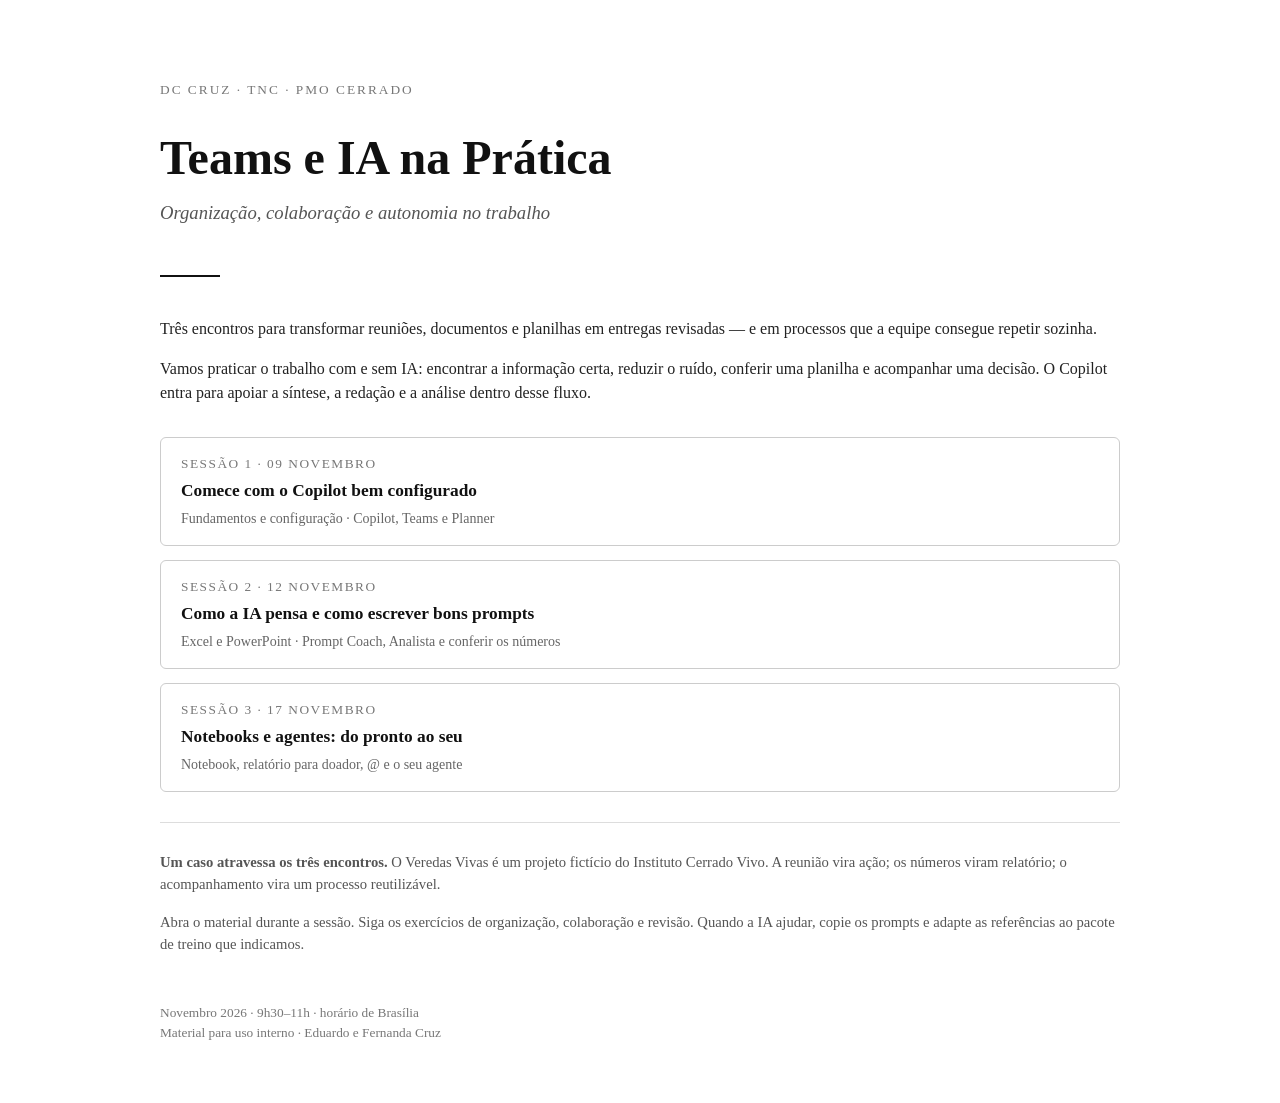
<file: index.html>
<!doctype html>
<html lang="pt-BR"><head><meta charset="utf-8"><meta name="viewport" content="width=device-width,initial-scale=1"><meta name="robots" content="noindex,nofollow"><title>Teams e IA na Prática · TNC</title><style>
body{font-family:Georgia,'Times New Roman',serif;max-width:960px;margin:0 auto;padding:80px 24px 60px;color:#222;line-height:1.5;background:#fff}.label{font-size:10pt;letter-spacing:2px;text-transform:uppercase;color:#777;margin-bottom:32px}h1{font-size:36pt;font-weight:700;line-height:1.1;margin:0 0 14px;color:#111}.subtitle{font-size:14pt;color:#555;font-style:italic;margin-bottom:48px}.divider{width:60px;border:0;border-top:2px solid #111;margin:0 0 40px}p{font-size:12pt;margin-bottom:16px}.sessions{margin:32px 0 24px;padding:0;list-style:none}.sessions li{margin-bottom:14px}.sessions a{display:block;padding:16px 20px;border:1px solid #ccc;border-radius:6px;color:#111;text-decoration:none;transition:border-color .15s,background .15s}.sessions a:hover{border-color:#111;background:#fafafa}.session-num{font-size:10pt;letter-spacing:1.5px;text-transform:uppercase;color:#777;margin-bottom:4px}.session-title{font-size:13pt;font-weight:700;color:#111}.session-detail{font-size:10.5pt;color:#666;margin-top:4px}.footer{margin-top:48px;font-size:10pt;color:#777}a:focus-visible{outline:3px solid #b45309;outline-offset:4px}.context{border-top:1px solid #ddd;margin-top:30px;padding-top:14px}.context p{font-size:11pt;color:#555}@media(max-width:600px){body{padding-top:40px}h1{font-size:30pt}.subtitle{margin-bottom:32px}}@media(prefers-reduced-motion:reduce){*{transition:none}}
</style></head><body><main>
<div class="label">DC Cruz · TNC · PMO Cerrado</div><h1>Teams e IA na Prática</h1><div class="subtitle">Organização, colaboração e autonomia no trabalho</div><hr class="divider">
<p>Três encontros para transformar reuniões, documentos e planilhas em entregas revisadas — e em processos que a equipe consegue repetir sozinha.</p>
<p>Vamos praticar o trabalho com e sem IA: encontrar a informação certa, reduzir o ruído, conferir uma planilha e acompanhar uma decisão. O Copilot entra para apoiar a síntese, a redação e a análise dentro desse fluxo.</p>
<ul class="sessions">
<li><a href="sessao-1.html"><div class="session-num">Sessão 1 · 09 novembro</div><div class="session-title">Comece com o Copilot bem configurado</div><div class="session-detail">Fundamentos e configuração · Copilot, Teams e Planner</div></a></li>
<li><a href="sessao-2.html"><div class="session-num">Sessão 2 · 12 novembro</div><div class="session-title">Como a IA pensa e como escrever bons prompts</div><div class="session-detail">Excel e PowerPoint · Prompt Coach, Analista e conferir os números</div></a></li>
<li><a href="sessao-3.html"><div class="session-num">Sessão 3 · 17 novembro</div><div class="session-title">Notebooks e agentes: do pronto ao seu</div><div class="session-detail">Notebook, relatório para doador, @ e o seu agente</div></a></li>
</ul><div class="context"><p><strong>Um caso atravessa os três encontros.</strong> O Veredas Vivas é um projeto fictício do Instituto Cerrado Vivo. A reunião vira ação; os números viram relatório; o acompanhamento vira um processo reutilizável.</p><p>Abra o material durante a sessão. Siga os exercícios de organização, colaboração e revisão. Quando a IA ajudar, copie os prompts e adapte as referências ao pacote de treino que indicamos.</p></div>
<div class="footer">Novembro 2026 · 9h30–11h · horário de Brasília<br>Material para uso interno · Eduardo e Fernanda Cruz</div></main></body></html>
</file>
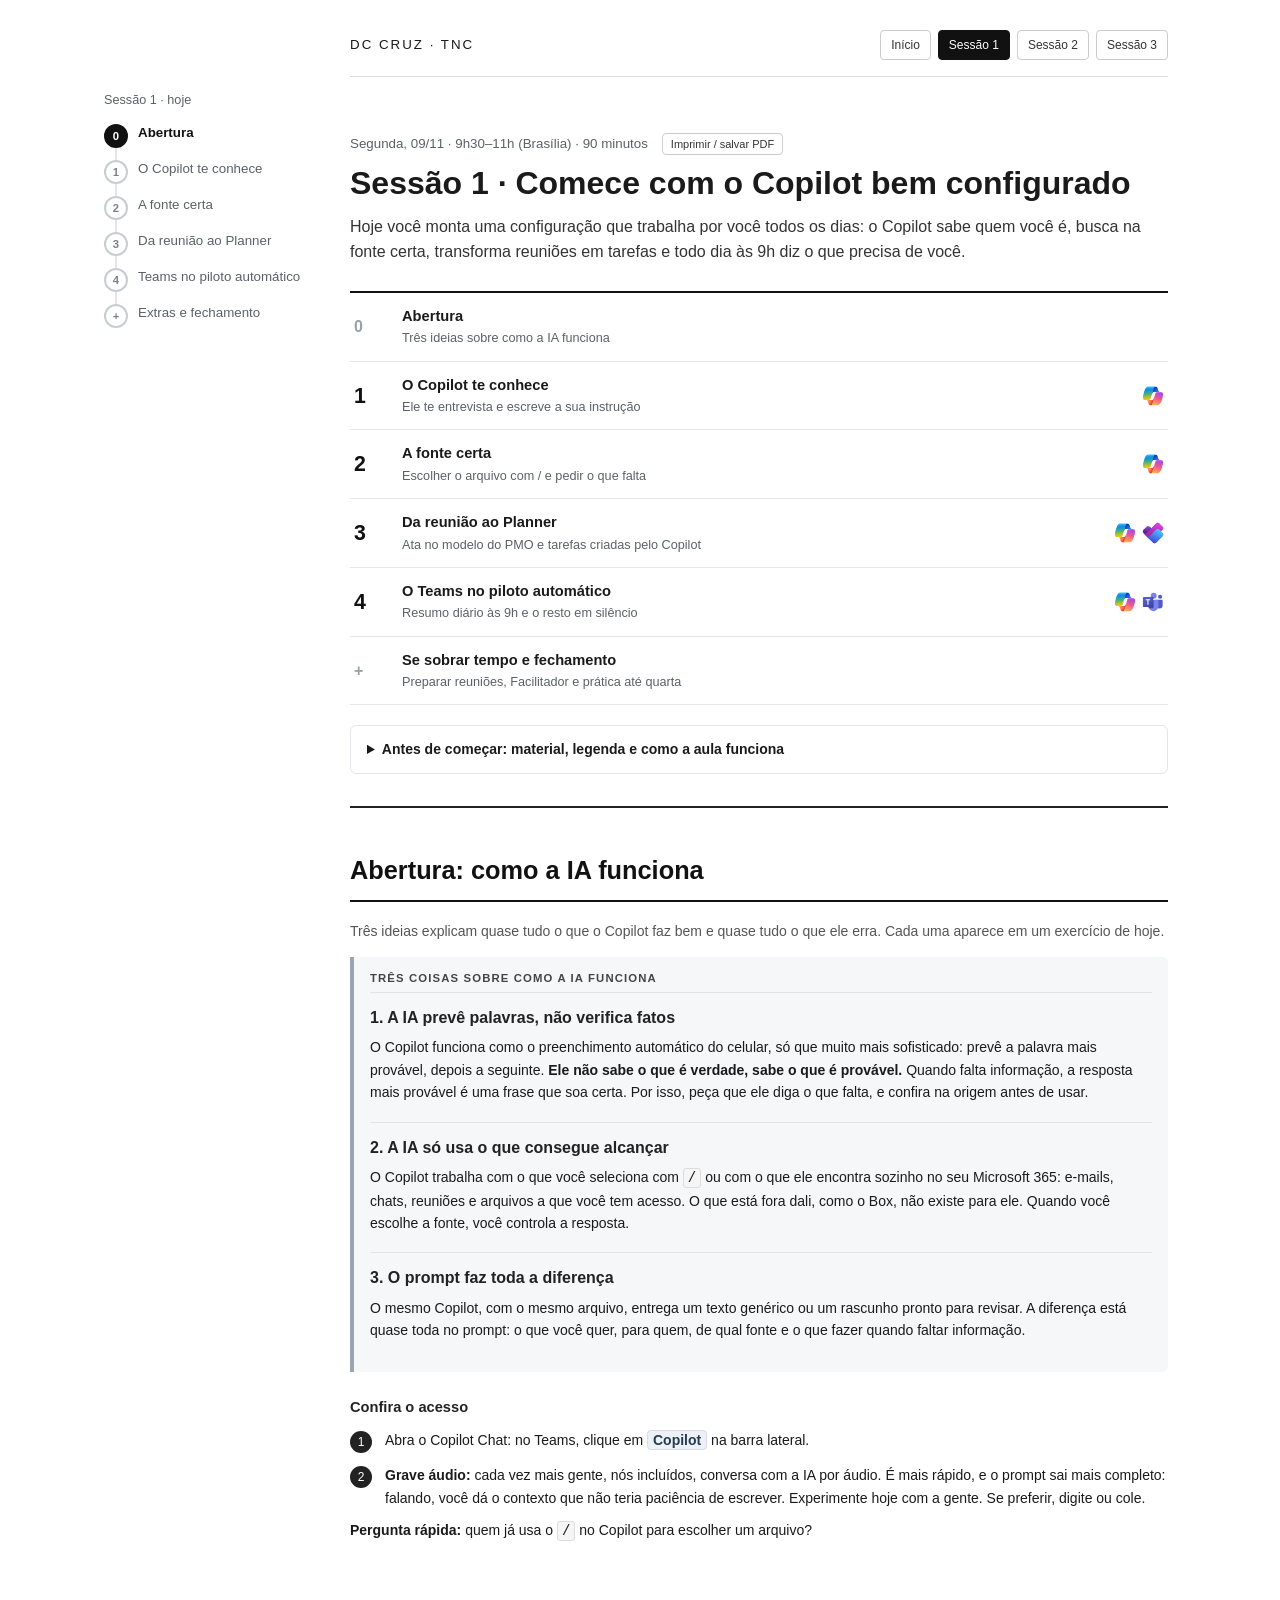
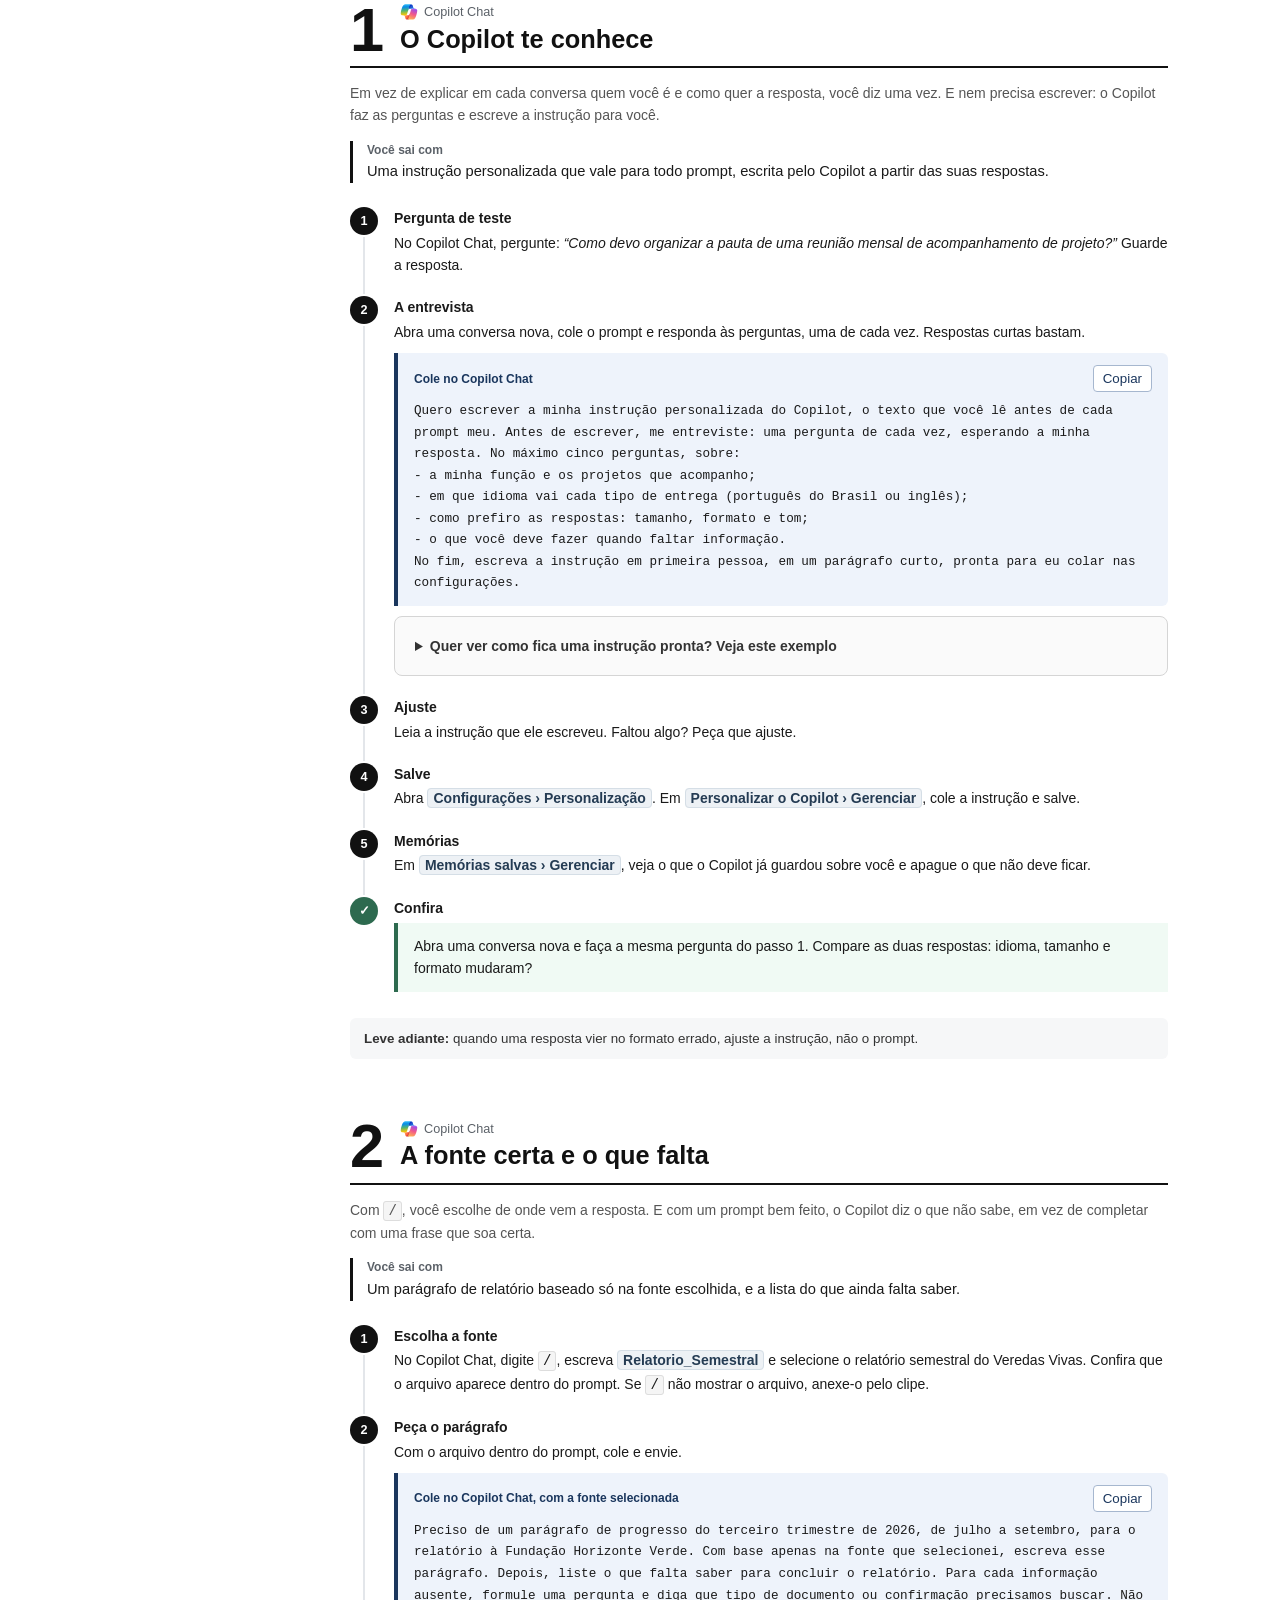
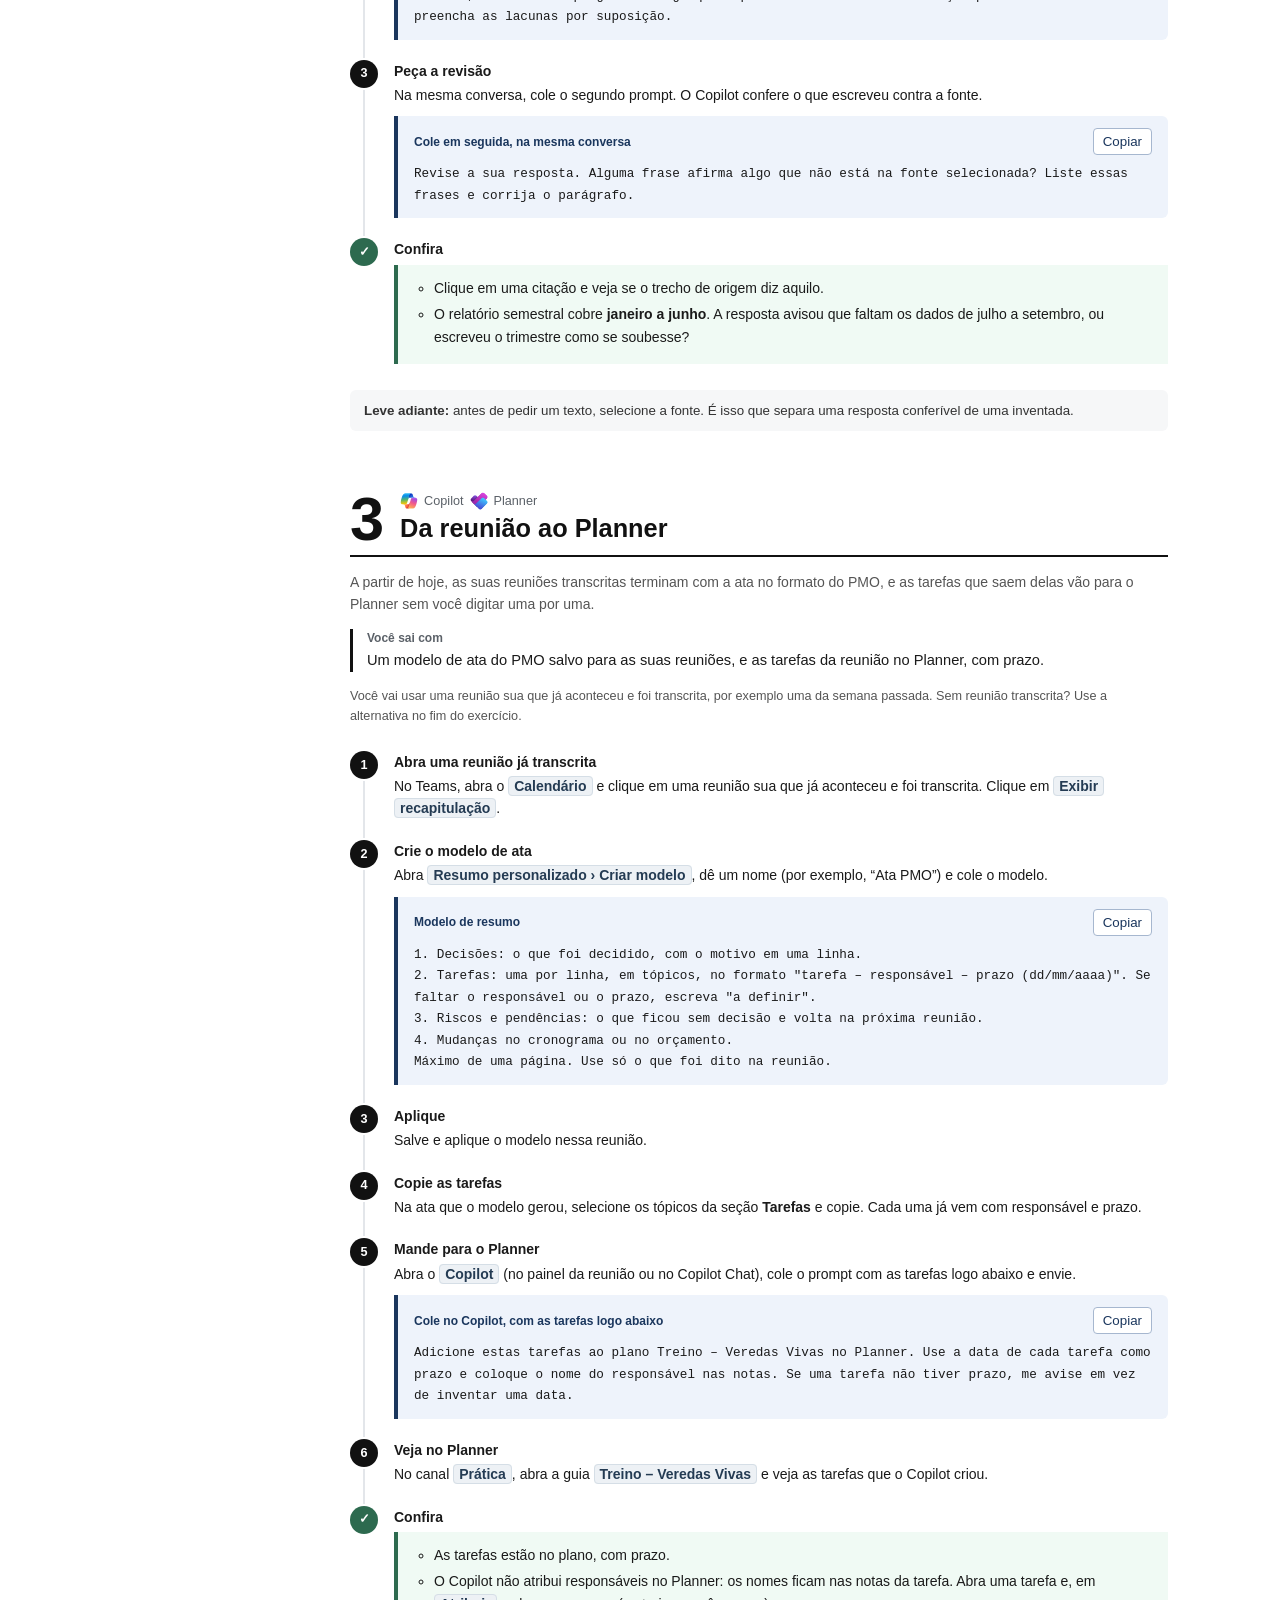
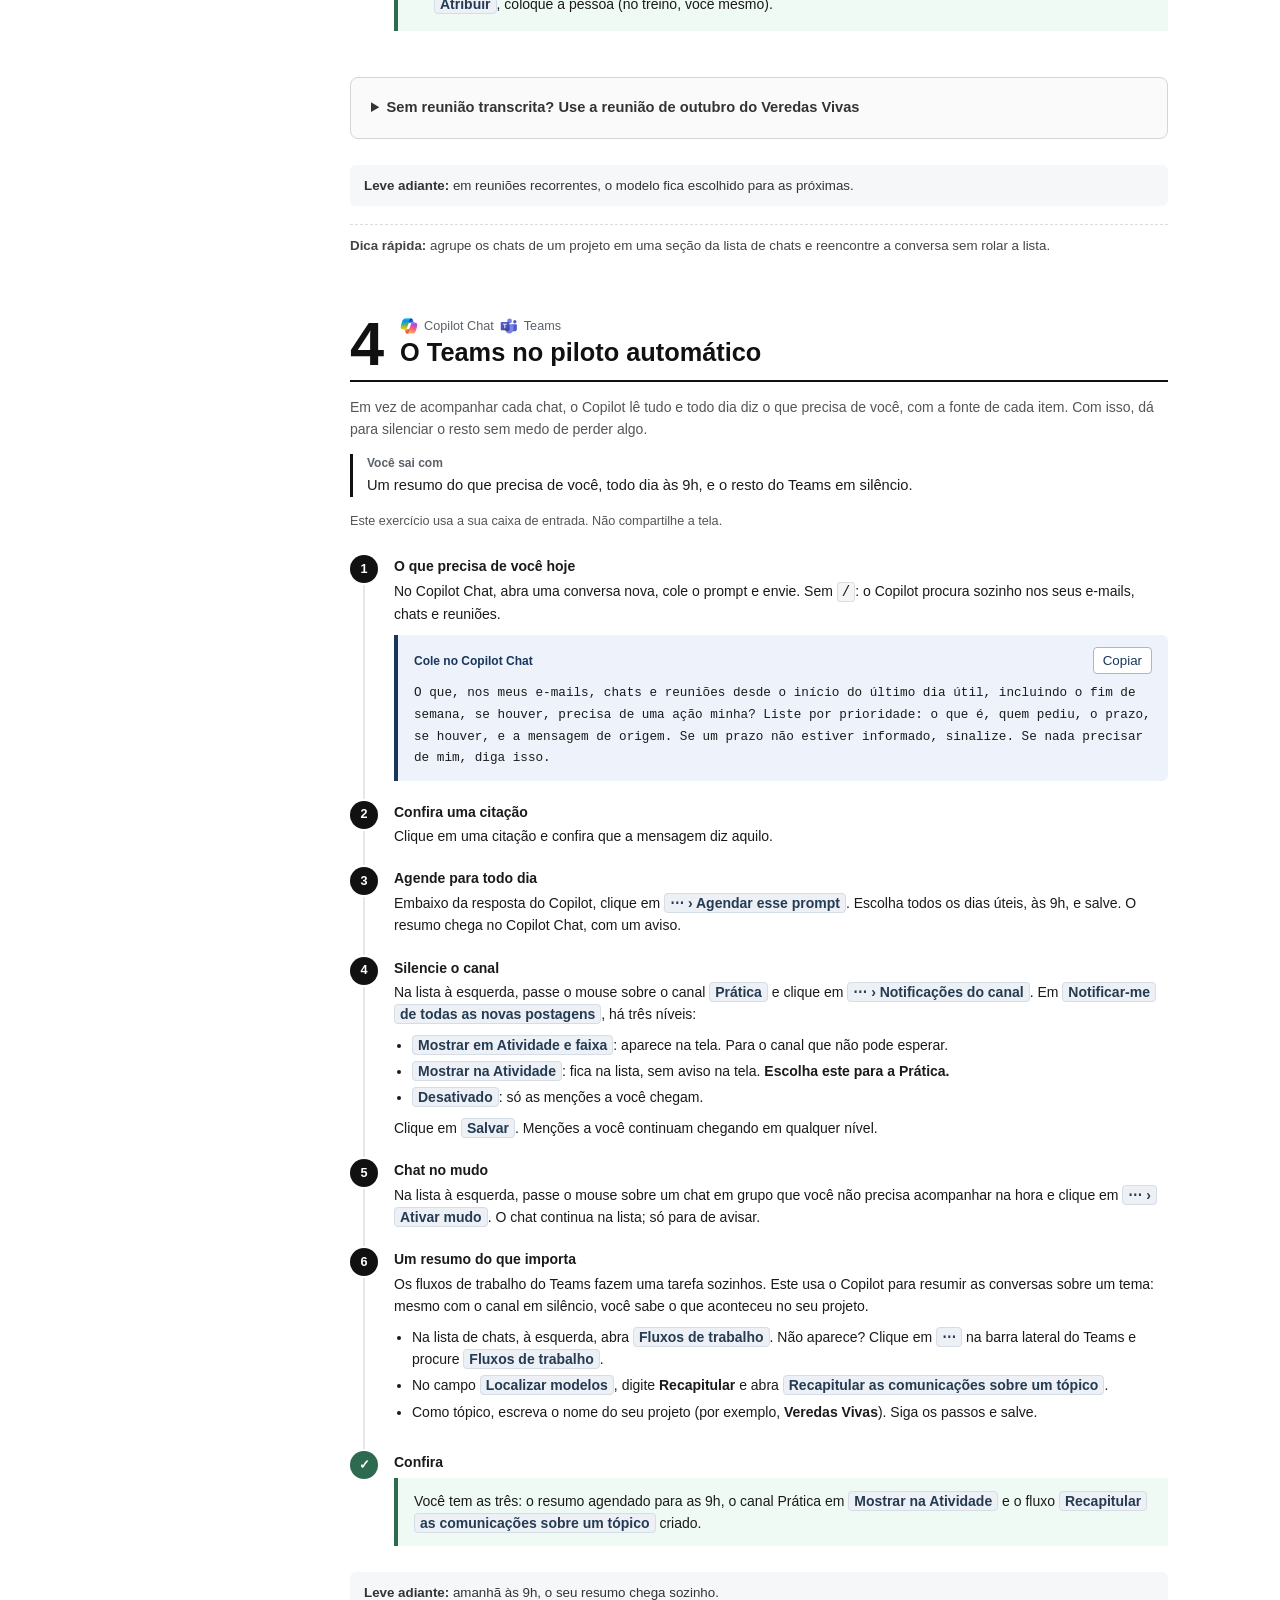
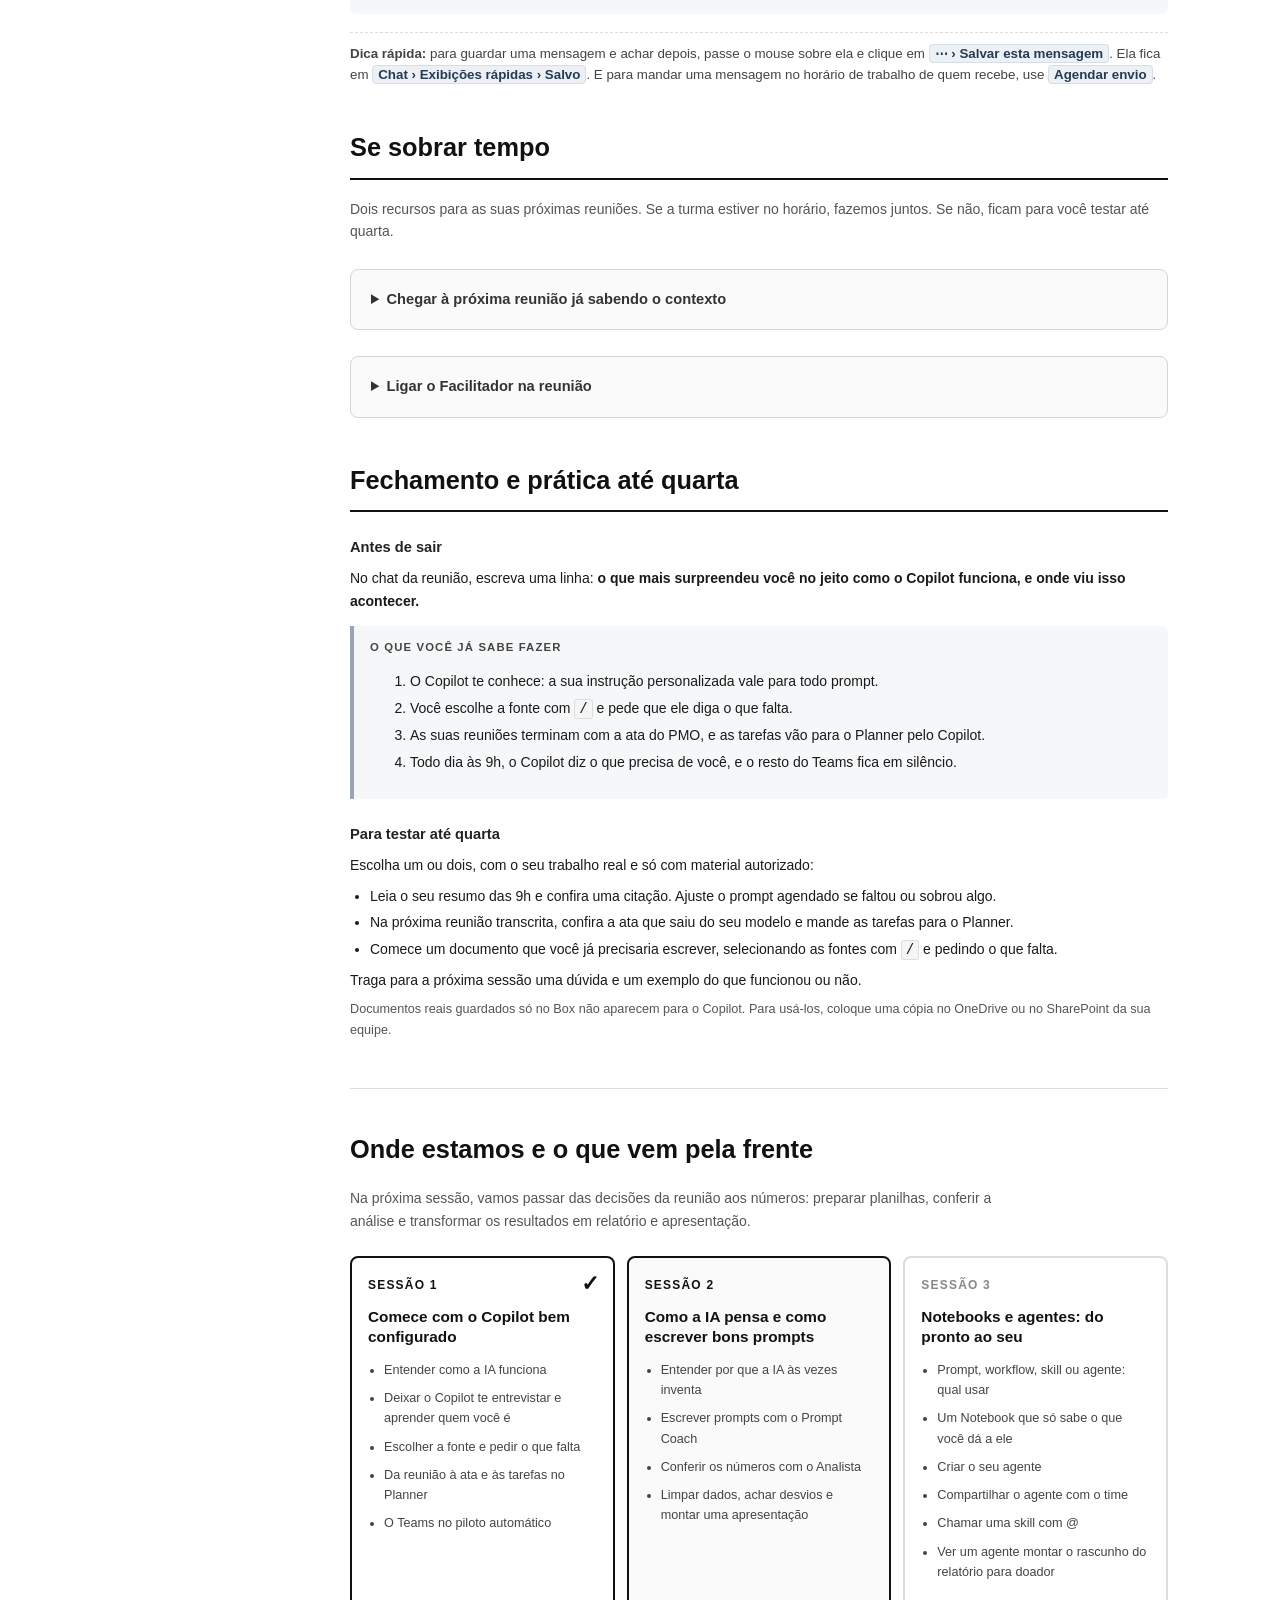
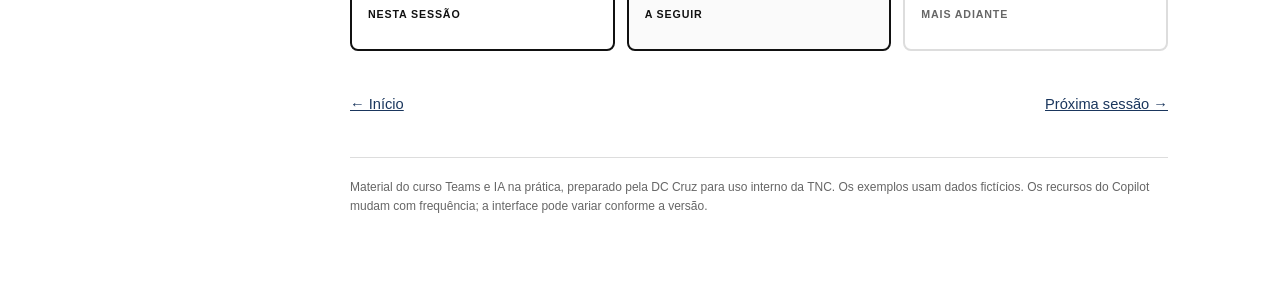
<file: sessao-1.html>
<!DOCTYPE html>

<html lang="pt-BR"><head><meta charset="utf-8"/><meta content="width=device-width,initial-scale=1,viewport-fit=cover" name="viewport"/><meta content="noindex,nofollow" name="robots"/><link href="style.css?v=20261113b" rel="stylesheet"/><script defer="" src="app.js?v=20261113b"></script><title>Teams e IA na Prática · TNC · Sessão 1</title></head><body class="rail-page"><a class="skip" href="#conteudo">Ir para o conteúdo</a>
<nav aria-label="Exercícios desta sessão" class="session-rail" id="session-rail"><p class="lbl">Sessão 1 · hoje</p><ol><li><a data-s="abertura" href="#abertura"><span class="dot">0</span><span>Abertura</span></a></li><li><a data-s="preferencias" href="#preferencias"><span class="dot">1</span><span>O Copilot te conhece</span></a></li><li><a data-s="fontes" href="#fontes"><span class="dot">2</span><span>A fonte certa</span></a></li><li><a data-s="reuniao" href="#reuniao"><span class="dot">3</span><span>Da reunião ao Planner</span></a></li><li><a data-s="piloto" href="#piloto"><span class="dot">4</span><span>Teams no piloto automático</span></a></li><li><a data-s="extra" href="#extra"><span class="dot">+</span><span>Extras e fechamento</span></a></li></ol></nav>
<div class="wrap">
<div class="top">
<div class="mark">DC CRUZ · TNC</div>
<nav aria-label="Sessões" class="sessions"><a href="index.html">Início</a><a aria-current="page" href="sessao-1.html">Sessão 1</a><a href="sessao-2.html">Sessão 2</a><a href="sessao-3.html">Sessão 3</a></nav>
</div>
<header id="conteudo">
<p class="meta-line">Segunda, 09/11 · 9h30–11h (Brasília) · 90 minutos <button class="print" type="button">Imprimir / salvar PDF</button></p>
<h1 class="page-title">Sessão 1 · Comece com o Copilot bem configurado</h1>
<p class="page-lede">Hoje você monta uma configuração que trabalha por você todos os dias: o Copilot sabe quem você é, busca na fonte certa, transforma reuniões em tarefas e todo dia às 9h diz o que precisa de você.</p>
<nav aria-label="Nesta sessão"><ol class="session-map" id="session-map">
<li><a href="#abertura"><span class="n soft">0</span><span class="t">Abertura<span class="s">Três ideias sobre como a IA funciona</span></span><span class="apps"></span></a></li>
<li><a href="#preferencias"><span class="n">1</span><span class="t">O Copilot te conhece<span class="s">Ele te entrevista e escreve a sua instrução</span></span><span class="apps"><img alt="Copilot" src="icons/copilot.svg"/></span></a></li>
<li><a href="#fontes"><span class="n">2</span><span class="t">A fonte certa<span class="s">Escolher o arquivo com / e pedir o que falta</span></span><span class="apps"><img alt="Copilot" src="icons/copilot.svg"/></span></a></li>
<li><a href="#reuniao"><span class="n">3</span><span class="t">Da reunião ao Planner<span class="s">Ata no modelo do PMO e tarefas criadas pelo Copilot</span></span><span class="apps"><img alt="Copilot" src="icons/copilot.svg"/><img alt="Planner" src="icons/planner.svg"/></span></a></li>
<li><a href="#piloto"><span class="n">4</span><span class="t">O Teams no piloto automático<span class="s">Resumo diário às 9h e o resto em silêncio</span></span><span class="apps"><img alt="Copilot" src="icons/copilot.svg"/><img alt="Teams" src="icons/teams.svg"/></span></a></li>
<li><a href="#extra"><span class="n soft">+</span><span class="t">Se sobrar tempo e fechamento<span class="s">Preparar reuniões, Facilitador e prática até quarta</span></span><span class="apps"></span></a></li>
</ol></nav>
<details class="before-start"><summary>Antes de começar: material, legenda e como a aula funciona</summary><div class="in">
<p>Os exemplos usam o Veredas Vivas, um projeto fictício do Instituto Cerrado Vivo criado para o treinamento. Os arquivos estão na pasta do canal <span class="path">Prática</span> da equipe <span class="path">Treinamento Teams e IA – PMO Cerrado</span>.</p>
<p>Os nomes <span class="path">destacados assim</span> são comandos que você encontra na tela. Podem variar um pouco conforme idioma, versão e licença. Se uma opção não aparecer, use a alternativa do exercício. Para achar um arquivo com <kbd>/</kbd>, basta digitar o começo do nome.</p>
<p><span class="legend-item legend-prompt">Cole no Copilot</span> prompts prontos para copiar. <span class="legend-item legend-check">Confira</span> o que verificar antes de seguir.</p>
<p>Mostramos o passo rapidamente. Depois, todos fazem ao mesmo tempo. Se travar, é só avisar ou levantar a mão ✋.</p>
</div></details>
</header>
<section id="abertura">
<h2>Abertura: como a IA funciona</h2>
<p class="why">Três ideias explicam quase tudo o que o Copilot faz bem e quase tudo o que ele erra. Cada uma aparece em um exercício de hoje.</p>
<div class="callout"><div class="callout-label">Três coisas sobre como a IA funciona</div>
<div class="mental-model"><h3>1. A IA prevê palavras, não verifica fatos</h3><p>O Copilot funciona como o preenchimento automático do celular, só que muito mais sofisticado: prevê a palavra mais provável, depois a seguinte. <strong>Ele não sabe o que é verdade, sabe o que é provável.</strong> Quando falta informação, a resposta mais provável é uma frase que soa certa. Por isso, peça que ele diga o que falta, e confira na origem antes de usar.</p></div>
<div class="mental-model"><h3>2. A IA só usa o que consegue alcançar</h3><p>O Copilot trabalha com o que você seleciona com <kbd>/</kbd> ou com o que ele encontra sozinho no seu Microsoft 365: e-mails, chats, reuniões e arquivos a que você tem acesso. O que está fora dali, como o Box, não existe para ele. Quando você escolhe a fonte, você controla a resposta.</p></div>
<div class="mental-model"><h3>3. O prompt faz toda a diferença</h3><p>O mesmo Copilot, com o mesmo arquivo, entrega um texto genérico ou um rascunho pronto para revisar. A diferença está quase toda no prompt: o que você quer, para quem, de qual fonte e o que fazer quando faltar informação.</p></div>
</div>
<h3>Confira o acesso</h3>
<ol class="steps">
<li>Abra o Copilot Chat: no Teams, clique em <span class="path">Copilot</span> na barra lateral.</li>
<li><strong>Grave áudio:</strong> cada vez mais gente, nós incluídos, conversa com a IA por áudio. É mais rápido, e o prompt sai mais completo: falando, você dá o contexto que não teria paciência de escrever. Experimente hoje com a gente. Se preferir, digite ou cole.</li>
</ol>
<p><strong>Pergunta rápida:</strong> quem já usa o <kbd>/</kbd> no Copilot para escolher um arquivo?</p>
</section>

<section class="exercise" id="preferencias">
<div class="exhead"><span aria-hidden="true" class="big">1</span><span class="ex-apps"><img alt="" aria-hidden="true" src="icons/copilot.svg"/>Copilot Chat</span><h2><span class="sr-only">Exercício 1: </span>O Copilot te conhece</h2></div>
<p class="why">Em vez de explicar em cada conversa quem você é e como quer a resposta, você diz uma vez. E nem precisa escrever: o Copilot faz as perguntas e escreve a instrução para você.</p>
<p class="outcome"><strong>Você sai com</strong>Uma instrução personalizada que vale para todo prompt, escrita pelo Copilot a partir das suas respostas.</p>
<ol class="trail">
<li><span class="st">Pergunta de teste</span>No Copilot Chat, pergunte: <em>“Como devo organizar a pauta de uma reunião mensal de acompanhamento de projeto?”</em> Guarde a resposta.</li>
<li><span class="st">A entrevista</span>Abra uma conversa nova, cole o prompt e responda às perguntas, uma de cada vez. Respostas curtas bastam.
<div class="prompt">
<div class="prompt-head"><span>Cole no Copilot Chat</span><button class="copy" type="button">Copiar</button></div>
<pre>Quero escrever a minha instrução personalizada do Copilot, o texto que você lê antes de cada prompt meu. Antes de escrever, me entreviste: uma pergunta de cada vez, esperando a minha resposta. No máximo cinco perguntas, sobre:
- a minha função e os projetos que acompanho;
- em que idioma vai cada tipo de entrega (português do Brasil ou inglês);
- como prefiro as respostas: tamanho, formato e tom;
- o que você deve fazer quando faltar informação.
No fim, escreva a instrução em primeira pessoa, em um parágrafo curto, pronta para eu colar nas configurações.</pre>
</div>
<details class="optional-reference"><summary>Quer ver como fica uma instrução pronta? Veja este exemplo</summary>
<div class="prompt">
<div class="prompt-head"><span>Exemplo de instrução personalizada</span><button class="copy" type="button">Copiar</button></div>
<pre>Trabalho no PMO de um programa de conservação no Cerrado. Use o idioma solicitado para a entrega. Se não estiver claro, pergunte se deve usar português do Brasil ou inglês. Em português, use sempre o português do Brasil. Escreva de forma direta, em tópicos curtos. Em documentos, siga os modelos da equipe e diga de qual fonte veio cada informação. Se faltar informação, pergunte em vez de completar.</pre>
</div>
</details></li>
<li><span class="st">Ajuste</span>Leia a instrução que ele escreveu. Faltou algo? Peça que ajuste.</li>
<li><span class="st">Salve</span>Abra <span class="path">Configurações › Personalização</span>. Em <span class="path">Personalizar o Copilot › Gerenciar</span>, cole a instrução e salve.</li>
<li><span class="st">Memórias</span>Em <span class="path">Memórias salvas › Gerenciar</span>, veja o que o Copilot já guardou sobre você e apague o que não deve ficar.</li>
<li class="confira"><span class="st">Confira</span><div class="check"><p>Abra uma conversa nova e faça a mesma pergunta do passo 1. Compare as duas respostas: idioma, tamanho e formato mudaram?</p></div></li>
</ol>
<p class="keep"><strong>Leve adiante:</strong> quando uma resposta vier no formato errado, ajuste a instrução, não o prompt.</p>
</section>

<section class="exercise" id="fontes">
<div class="exhead"><span aria-hidden="true" class="big">2</span><span class="ex-apps"><img alt="" aria-hidden="true" src="icons/copilot.svg"/>Copilot Chat</span><h2><span class="sr-only">Exercício 2: </span>A fonte certa e o que falta</h2></div>
<p class="why">Com <kbd>/</kbd>, você escolhe de onde vem a resposta. E com um prompt bem feito, o Copilot diz o que não sabe, em vez de completar com uma frase que soa certa.</p>
<p class="outcome"><strong>Você sai com</strong>Um parágrafo de relatório baseado só na fonte escolhida, e a lista do que ainda falta saber.</p>
<ol class="trail">
<li><span class="st">Escolha a fonte</span>No Copilot Chat, digite <kbd>/</kbd>, escreva <span class="path">Relatorio_Semestral</span> e selecione o relatório semestral do Veredas Vivas. Confira que o arquivo aparece dentro do prompt. Se <kbd>/</kbd> não mostrar o arquivo, anexe-o pelo clipe.</li>
<li><span class="st">Peça o parágrafo</span>Com o arquivo dentro do prompt, cole e envie.
<div class="prompt"><div class="prompt-head"><span>Cole no Copilot Chat, com a fonte selecionada</span><button class="copy" type="button">Copiar</button></div><pre>Preciso de um parágrafo de progresso do terceiro trimestre de 2026, de julho a setembro, para o relatório à Fundação Horizonte Verde. Com base apenas na fonte que selecionei, escreva esse parágrafo. Depois, liste o que falta saber para concluir o relatório. Para cada informação ausente, formule uma pergunta e diga que tipo de documento ou confirmação precisamos buscar. Não preencha as lacunas por suposição.</pre></div></li>
<li><span class="st">Peça a revisão</span>Na mesma conversa, cole o segundo prompt. O Copilot confere o que escreveu contra a fonte.
<div class="prompt"><div class="prompt-head"><span>Cole em seguida, na mesma conversa</span><button class="copy" type="button">Copiar</button></div><pre>Revise a sua resposta. Alguma frase afirma algo que não está na fonte selecionada? Liste essas frases e corrija o parágrafo.</pre></div></li>
<li class="confira"><span class="st">Confira</span><div class="check"><ul><li>Clique em uma citação e veja se o trecho de origem diz aquilo.</li><li>O relatório semestral cobre <strong>janeiro a junho</strong>. A resposta avisou que faltam os dados de julho a setembro, ou escreveu o trimestre como se soubesse?</li></ul></div></li>
</ol>
<p class="keep"><strong>Leve adiante:</strong> antes de pedir um texto, selecione a fonte. É isso que separa uma resposta conferível de uma inventada.</p>
</section>

<section class="exercise" id="reuniao">
<div class="exhead"><span aria-hidden="true" class="big">3</span><span class="ex-apps"><img alt="" aria-hidden="true" src="icons/copilot.svg"/>Copilot <img alt="" aria-hidden="true" src="icons/planner.svg"/>Planner</span><h2><span class="sr-only">Exercício 3: </span>Da reunião ao Planner</h2></div>
<p class="why">A partir de hoje, as suas reuniões transcritas terminam com a ata no formato do PMO, e as tarefas que saem delas vão para o Planner sem você digitar uma por uma.</p>
<p class="outcome"><strong>Você sai com</strong>Um modelo de ata do PMO salvo para as suas reuniões, e as tarefas da reunião no Planner, com prazo.</p>
<p class="note">Você vai usar uma reunião sua que já aconteceu e foi transcrita, por exemplo uma da semana passada. Sem reunião transcrita? Use a alternativa no fim do exercício.</p>
<ol class="trail">
<li><span class="st">Abra uma reunião já transcrita</span>No Teams, abra o <span class="path">Calendário</span> e clique em uma reunião sua que já aconteceu e foi transcrita. Clique em <span class="path">Exibir recapitulação</span>.</li>
<li><span class="st">Crie o modelo de ata</span>Abra <span class="path">Resumo personalizado › Criar modelo</span>, dê um nome (por exemplo, “Ata PMO”) e cole o modelo.
<div class="prompt">
<div class="prompt-head"><span>Modelo de resumo</span><button class="copy" type="button">Copiar</button></div>
<pre>1. Decisões: o que foi decidido, com o motivo em uma linha.
2. Tarefas: uma por linha, em tópicos, no formato "tarefa – responsável – prazo (dd/mm/aaaa)". Se faltar o responsável ou o prazo, escreva "a definir".
3. Riscos e pendências: o que ficou sem decisão e volta na próxima reunião.
4. Mudanças no cronograma ou no orçamento.
Máximo de uma página. Use só o que foi dito na reunião.</pre>
</div></li>
<li><span class="st">Aplique</span>Salve e aplique o modelo nessa reunião.</li>
<li><span class="st">Copie as tarefas</span>Na ata que o modelo gerou, selecione os tópicos da seção <strong>Tarefas</strong> e copie. Cada uma já vem com responsável e prazo.</li>
<li><span class="st">Mande para o Planner</span>Abra o <span class="path">Copilot</span> (no painel da reunião ou no Copilot Chat), cole o prompt com as tarefas logo abaixo e envie.
<div class="prompt">
<div class="prompt-head"><span>Cole no Copilot, com as tarefas logo abaixo</span><button class="copy" type="button">Copiar</button></div>
<pre>Adicione estas tarefas ao plano Treino – Veredas Vivas no Planner. Use a data de cada tarefa como prazo e coloque o nome do responsável nas notas. Se uma tarefa não tiver prazo, me avise em vez de inventar uma data.</pre>
</div></li>
<li><span class="st">Veja no Planner</span>No canal <span class="path">Prática</span>, abra a guia <span class="path">Treino – Veredas Vivas</span> e veja as tarefas que o Copilot criou.</li>
<li class="confira"><span class="st">Confira</span><div class="check"><ul><li>As tarefas estão no plano, com prazo.</li><li>O Copilot não atribui responsáveis no Planner: os nomes ficam nas notas da tarefa. Abra uma tarefa e, em <span class="path">Atribuir</span>, coloque a pessoa (no treino, você mesmo).</li></ul></div></li>
</ol>
<details class="optional-reference"><summary>Sem reunião transcrita? Use a reunião de outubro do Veredas Vivas</summary>
<ol class="steps">
<li>No Copilot Chat, digite <kbd>/</kbd>, escreva <span class="path">Transcricao_Reuniao</span> e selecione a transcrição da reunião de outubro.</li>
<li>Cole o modelo de resumo acima, com esta frase no início: <em>“Com base apenas na transcrição selecionada, organize a reunião neste formato:”</em>. Envie.</li>
<li>Na mesma conversa, peça: <em>“Adicione as tarefas ao plano Treino – Veredas Vivas no Planner, com o prazo de cada uma e o responsável nas notas.”</em> Depois, siga o “Confira” acima.</li>
</ol>
</details>
<p class="keep"><strong>Leve adiante:</strong> em reuniões recorrentes, o modelo fica escolhido para as próximas.</p>
<p class="tip-line"><strong>Dica rápida:</strong> agrupe os chats de um projeto em uma seção da lista de chats e reencontre a conversa sem rolar a lista.</p>
</section>

<section class="exercise" id="piloto">
<div class="exhead"><span aria-hidden="true" class="big">4</span><span class="ex-apps"><img alt="" aria-hidden="true" src="icons/copilot.svg"/>Copilot Chat <img alt="" aria-hidden="true" src="icons/teams.svg"/>Teams</span><h2><span class="sr-only">Exercício 4: </span>O Teams no piloto automático</h2></div>
<p class="why">Em vez de acompanhar cada chat, o Copilot lê tudo e todo dia diz o que precisa de você, com a fonte de cada item. Com isso, dá para silenciar o resto sem medo de perder algo.</p>
<p class="outcome"><strong>Você sai com</strong>Um resumo do que precisa de você, todo dia às 9h, e o resto do Teams em silêncio.</p>
<p class="note">Este exercício usa a sua caixa de entrada. Não compartilhe a tela.</p>
<ol class="trail">
<li><span class="st">O que precisa de você hoje</span>No Copilot Chat, abra uma conversa nova, cole o prompt e envie. Sem <kbd>/</kbd>: o Copilot procura sozinho nos seus e-mails, chats e reuniões.
<div class="prompt">
<div class="prompt-head"><span>Cole no Copilot Chat</span><button class="copy" type="button">Copiar</button></div>
<pre>O que, nos meus e-mails, chats e reuniões desde o início do último dia útil, incluindo o fim de semana, se houver, precisa de uma ação minha? Liste por prioridade: o que é, quem pediu, o prazo, se houver, e a mensagem de origem. Se um prazo não estiver informado, sinalize. Se nada precisar de mim, diga isso.</pre>
</div></li>
<li><span class="st">Confira uma citação</span>Clique em uma citação e confira que a mensagem diz aquilo.</li>
<li><span class="st">Agende para todo dia</span>Embaixo da resposta do Copilot, clique em <span class="path">⋯ › Agendar esse prompt</span>. Escolha todos os dias úteis, às 9h, e salve. O resumo chega no Copilot Chat, com um aviso.</li>
<li><span class="st">Silencie o canal</span>Na lista à esquerda, passe o mouse sobre o canal <span class="path">Prática</span> e clique em <span class="path">⋯ › Notificações do canal</span>. Em <span class="path">Notificar-me de todas as novas postagens</span>, há três níveis:<ul class="levels"><li><span class="path">Mostrar em Atividade e faixa</span>: aparece na tela. Para o canal que não pode esperar.</li><li><span class="path">Mostrar na Atividade</span>: fica na lista, sem aviso na tela. <strong>Escolha este para a Prática.</strong></li><li><span class="path">Desativado</span>: só as menções a você chegam.</li></ul>Clique em <span class="path">Salvar</span>. Menções a você continuam chegando em qualquer nível.</li>
<li><span class="st">Chat no mudo</span>Na lista à esquerda, passe o mouse sobre um chat em grupo que você não precisa acompanhar na hora e clique em <span class="path">⋯ › Ativar mudo</span>. O chat continua na lista; só para de avisar.</li>
<li><span class="st">Um resumo do que importa</span>Os fluxos de trabalho do Teams fazem uma tarefa sozinhos. Este usa o Copilot para resumir as conversas sobre um tema: mesmo com o canal em silêncio, você sabe o que aconteceu no seu projeto.
<ul class="levels"><li>Na lista de chats, à esquerda, abra <span class="path">Fluxos de trabalho</span>. Não aparece? Clique em <span class="path">⋯</span> na barra lateral do Teams e procure <span class="path">Fluxos de trabalho</span>.</li><li>No campo <span class="path">Localizar modelos</span>, digite <strong>Recapitular</strong> e abra <span class="path">Recapitular as comunicações sobre um tópico</span>.</li><li>Como tópico, escreva o nome do seu projeto (por exemplo, <strong>Veredas Vivas</strong>). Siga os passos e salve.</li></ul></li>
<li class="confira"><span class="st">Confira</span><div class="check"><p>Você tem as três: o resumo agendado para as 9h, o canal Prática em <span class="path">Mostrar na Atividade</span> e o fluxo <span class="path">Recapitular as comunicações sobre um tópico</span> criado.</p></div></li>
</ol>
<p class="keep"><strong>Leve adiante:</strong> amanhã às 9h, o seu resumo chega sozinho.</p>
<p class="tip-line"><strong>Dica rápida:</strong> para guardar uma mensagem e achar depois, passe o mouse sobre ela e clique em <span class="path">⋯ › Salvar esta mensagem</span>. Ela fica em <span class="path">Chat › Exibições rápidas › Salvo</span>. E para mandar uma mensagem no horário de trabalho de quem recebe, use <span class="path">Agendar envio</span>.</p>
</section>
<section id="extra">
<h2>Se sobrar tempo</h2>
<p class="why">Dois recursos para as suas próximas reuniões. Se a turma estiver no horário, fazemos juntos. Se não, ficam para você testar até quarta.</p>
<details class="optional-reference"><summary>Chegar à próxima reunião já sabendo o contexto</summary>
<p>Antes de uma reunião, o Copilot junta os e-mails, arquivos e conversas anteriores com as mesmas pessoas e entrega um resumo.</p>
<ol class="steps"><li>No calendário do Outlook ou do Teams, abra a sua próxima reunião.</li><li>Clique em <span class="path">Preparar</span> ou no ícone do <span class="path">Copilot</span> do convite.</li><li>Leia o resumo e abra uma citação para conferir.</li></ol>
</details>
<details class="optional-reference"><summary>Ligar o Facilitador na reunião</summary>
<p>O Facilitador toma notas ao vivo e ajuda a reunião a seguir a pauta.</p>
<ol class="steps">
<li>A reunião precisa ser agendada. O Facilitador não funciona em “Reunir agora”, em chamadas nem em reuniões de canal.</li>
<li>Ao entrar: <span class="path">Mais ações › Gravar e transcrever › Iniciar transcrição</span>, com o idioma falado correto: Português (Brasil) ou Inglês, conforme a reunião.</li>
<li>Ainda em <span class="path">Mais ações</span>, ative o Facilitador. Quem organiza ou apresenta pode ligar.</li>
<li>No chat da reunião, passe a pauta com o prompt abaixo. As notas ficam, ao final, em <span class="path">Recapitulação › Anotações</span>.</li>
</ol>
<div class="prompt">
<div class="prompt-head"><span>Cole no chat da reunião</span><button class="copy" type="button">Copiar</button></div>
<pre>@Facilitator a pauta é: abertura (5 min), execução do trimestre (20 min), cercamento (10 min), relatório para o financiador (10 min). Avise quando faltarem 5 minutos de cada item.</pre>
</div>
</details>
</section>
<section id="depois">
<h2>Fechamento e prática até quarta</h2>
<h3>Antes de sair</h3>
<p>No chat da reunião, escreva uma linha: <strong>o que mais surpreendeu você no jeito como o Copilot funciona, e onde viu isso acontecer.</strong></p>
<div class="callout"><div class="callout-label">O que você já sabe fazer</div><ol><li>O Copilot te conhece: a sua instrução personalizada vale para todo prompt.</li><li>Você escolhe a fonte com <kbd>/</kbd> e pede que ele diga o que falta.</li><li>As suas reuniões terminam com a ata do PMO, e as tarefas vão para o Planner pelo Copilot.</li><li>Todo dia às 9h, o Copilot diz o que precisa de você, e o resto do Teams fica em silêncio.</li></ol></div>
<h3>Para testar até quarta</h3>
<p>Escolha um ou dois, com o seu trabalho real e só com material autorizado:</p>
<ul>
<li>Leia o seu resumo das 9h e confira uma citação. Ajuste o prompt agendado se faltou ou sobrou algo.</li>
<li>Na próxima reunião transcrita, confira a ata que saiu do seu modelo e mande as tarefas para o Planner.</li>
<li>Comece um documento que você já precisaria escrever, selecionando as fontes com <kbd>/</kbd> e pedindo o que falta.</li>
</ul>
<p>Traga para a próxima sessão uma dúvida e um exemplo do que funcionou ou não.</p>
<p class="note">Documentos reais guardados só no Box não aparecem para o Copilot. Para usá-los, coloque uma cópia no OneDrive ou no SharePoint da sua equipe.</p>
</section>
<section aria-labelledby="recap-title" class="session-recap"><h2 id="recap-title">Onde estamos e o que vem pela frente</h2><p class="recap-intro">Na próxima sessão, vamos passar das decisões da reunião aos números: preparar planilhas, conferir a análise e transformar os resultados em relatório e apresentação.</p><div class="roadmap"><article class="roadmap-card completed"><span aria-hidden="true" class="roadmap-check">✓</span><div class="session-label">Sessão 1</div><h3 class="session-title-small"><a href="sessao-1.html">Comece com o Copilot bem configurado</a></h3><ul><li>Entender como a IA funciona</li><li>Deixar o Copilot te entrevistar e aprender quem você é</li><li>Escolher a fonte e pedir o que falta</li><li>Da reunião à ata e às tarefas no Planner</li><li>O Teams no piloto automático</li></ul><p class="status-tag">Nesta sessão</p></article><article class="roadmap-card current"><div class="session-label">Sessão 2</div><h3 class="session-title-small"><a href="sessao-2.html">Como a IA pensa e como escrever bons prompts</a></h3><ul><li>Entender por que a IA às vezes inventa</li><li>Escrever prompts com o Prompt Coach</li><li>Conferir os números com o Analista</li><li>Limpar dados, achar desvios e montar uma apresentação</li></ul><p class="status-tag">A seguir</p></article><article class="roadmap-card upcoming"><div class="session-label">Sessão 3</div><h3 class="session-title-small"><a href="sessao-3.html">Notebooks e agentes: do pronto ao seu</a></h3><ul><li>Prompt, workflow, skill ou agente: qual usar</li><li>Um Notebook que só sabe o que você dá a ele</li><li>Criar o seu agente</li><li>Compartilhar o agente com o time</li><li>Chamar uma skill com @</li><li>Ver um agente montar o rascunho do relatório para doador</li></ul><p class="status-tag">Mais adiante</p></article></div></section><nav aria-label="Continuar" class="bottom-nav"><a href="index.html">← Início</a><a href="sessao-2.html">Próxima sessão →</a></nav><footer>Material do curso Teams e IA na prática, preparado pela DC Cruz para uso interno da TNC. Os exemplos usam dados fictícios. Os recursos do Copilot mudam com frequência; a interface pode variar conforme a versão.</footer>
</div>
<span aria-live="polite" class="sr-only" role="status"></span></body></html>
</file>
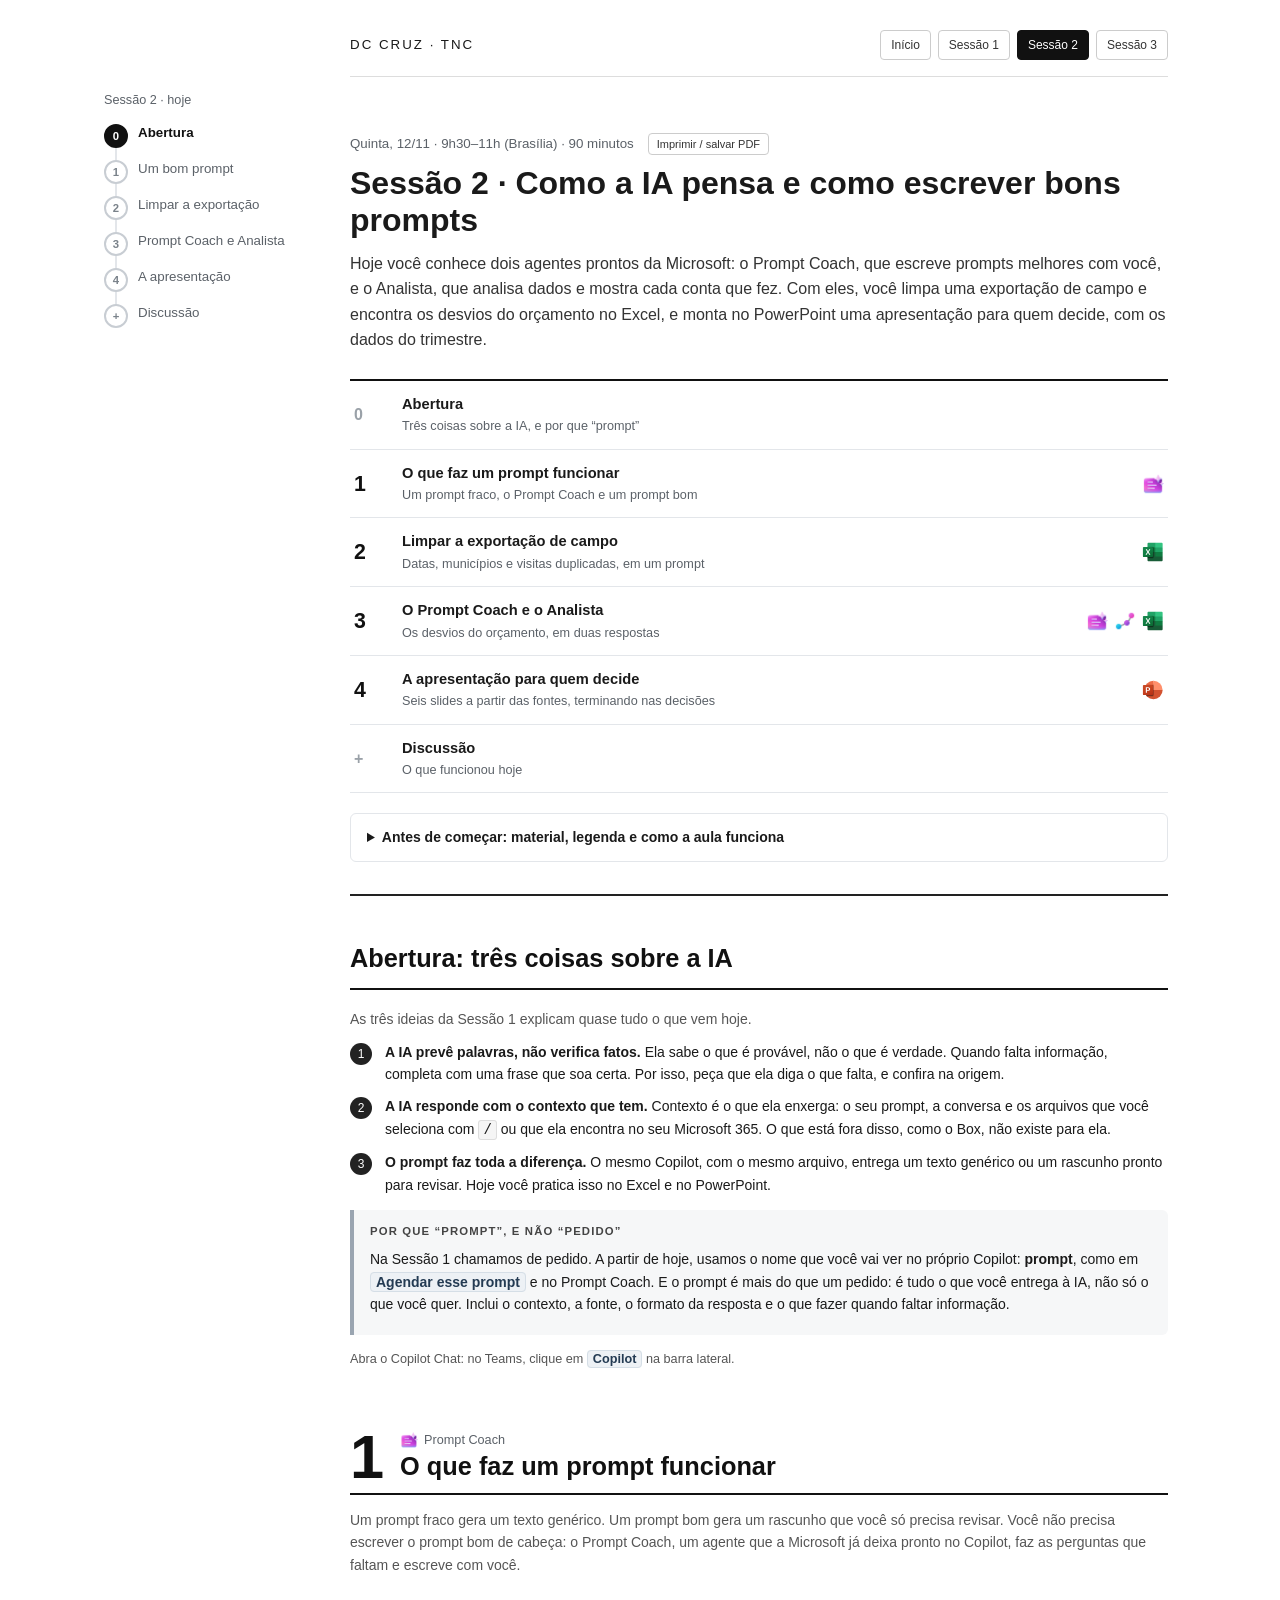
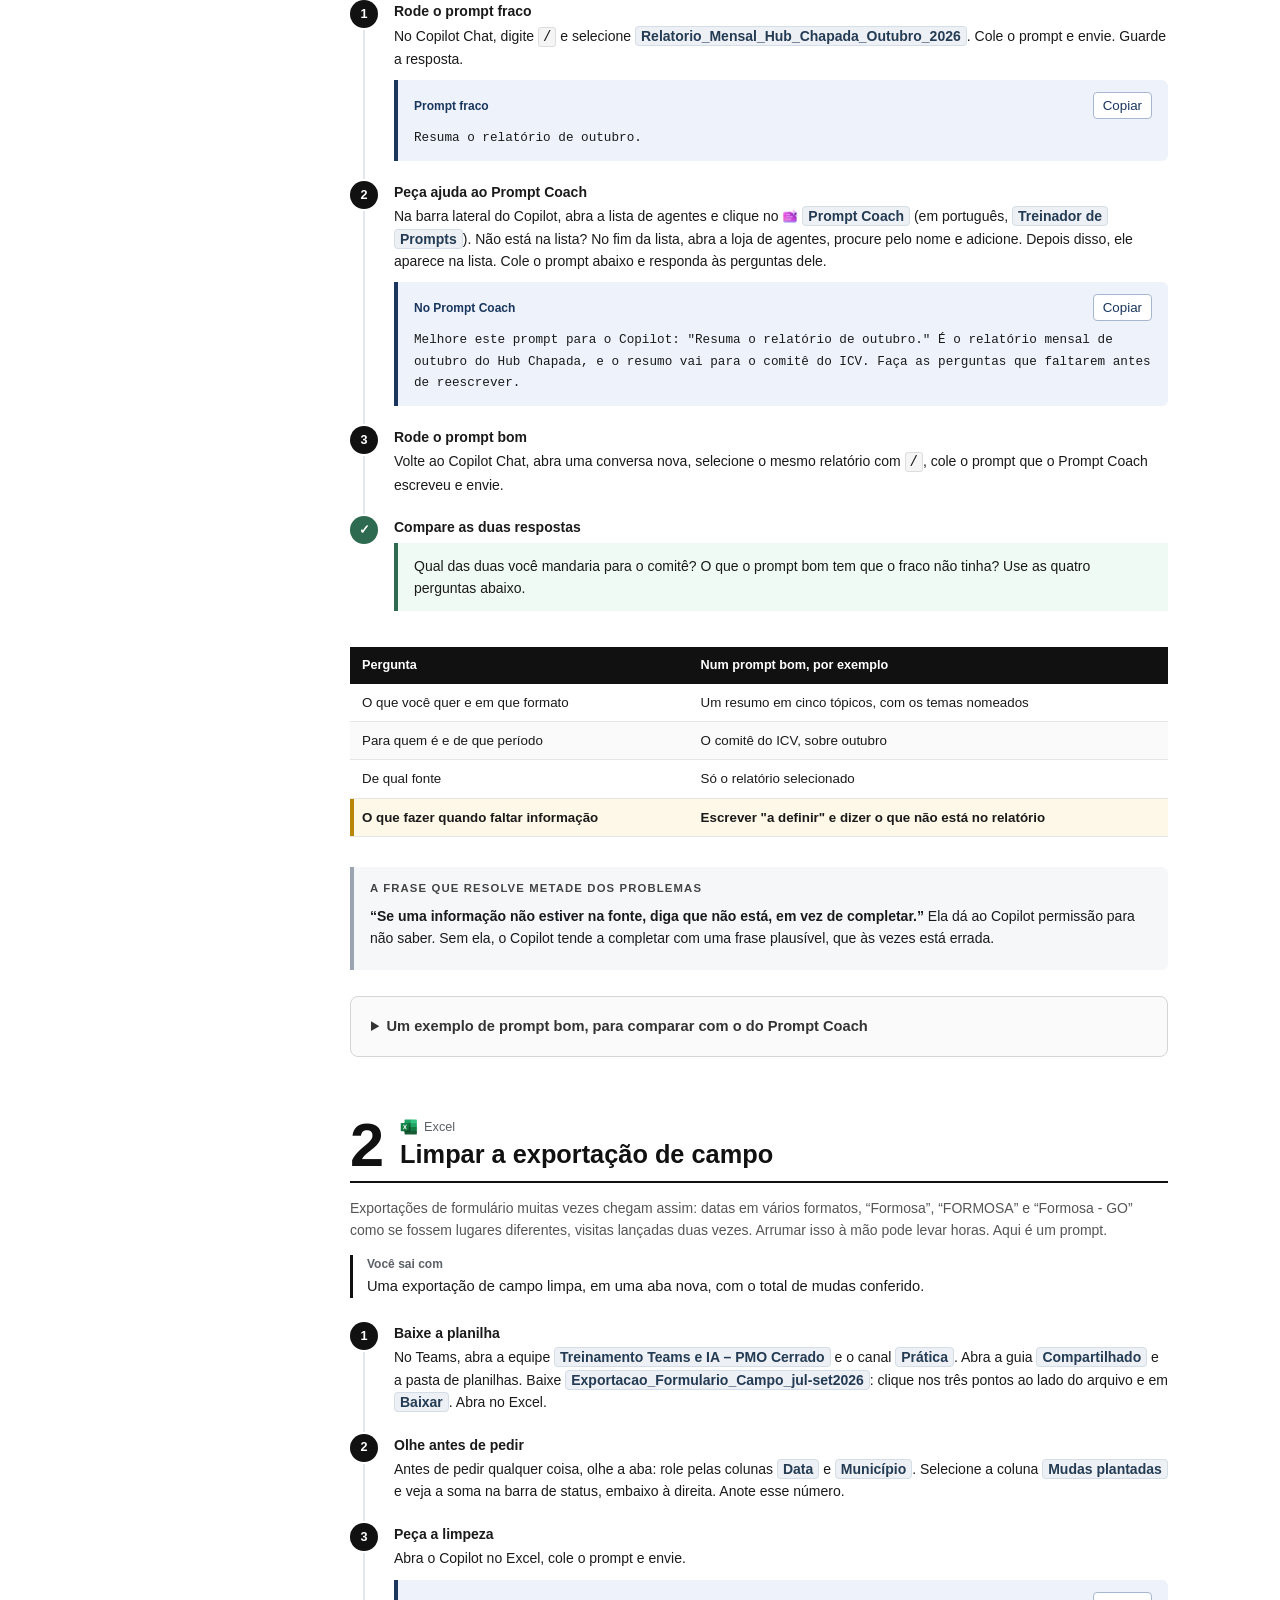
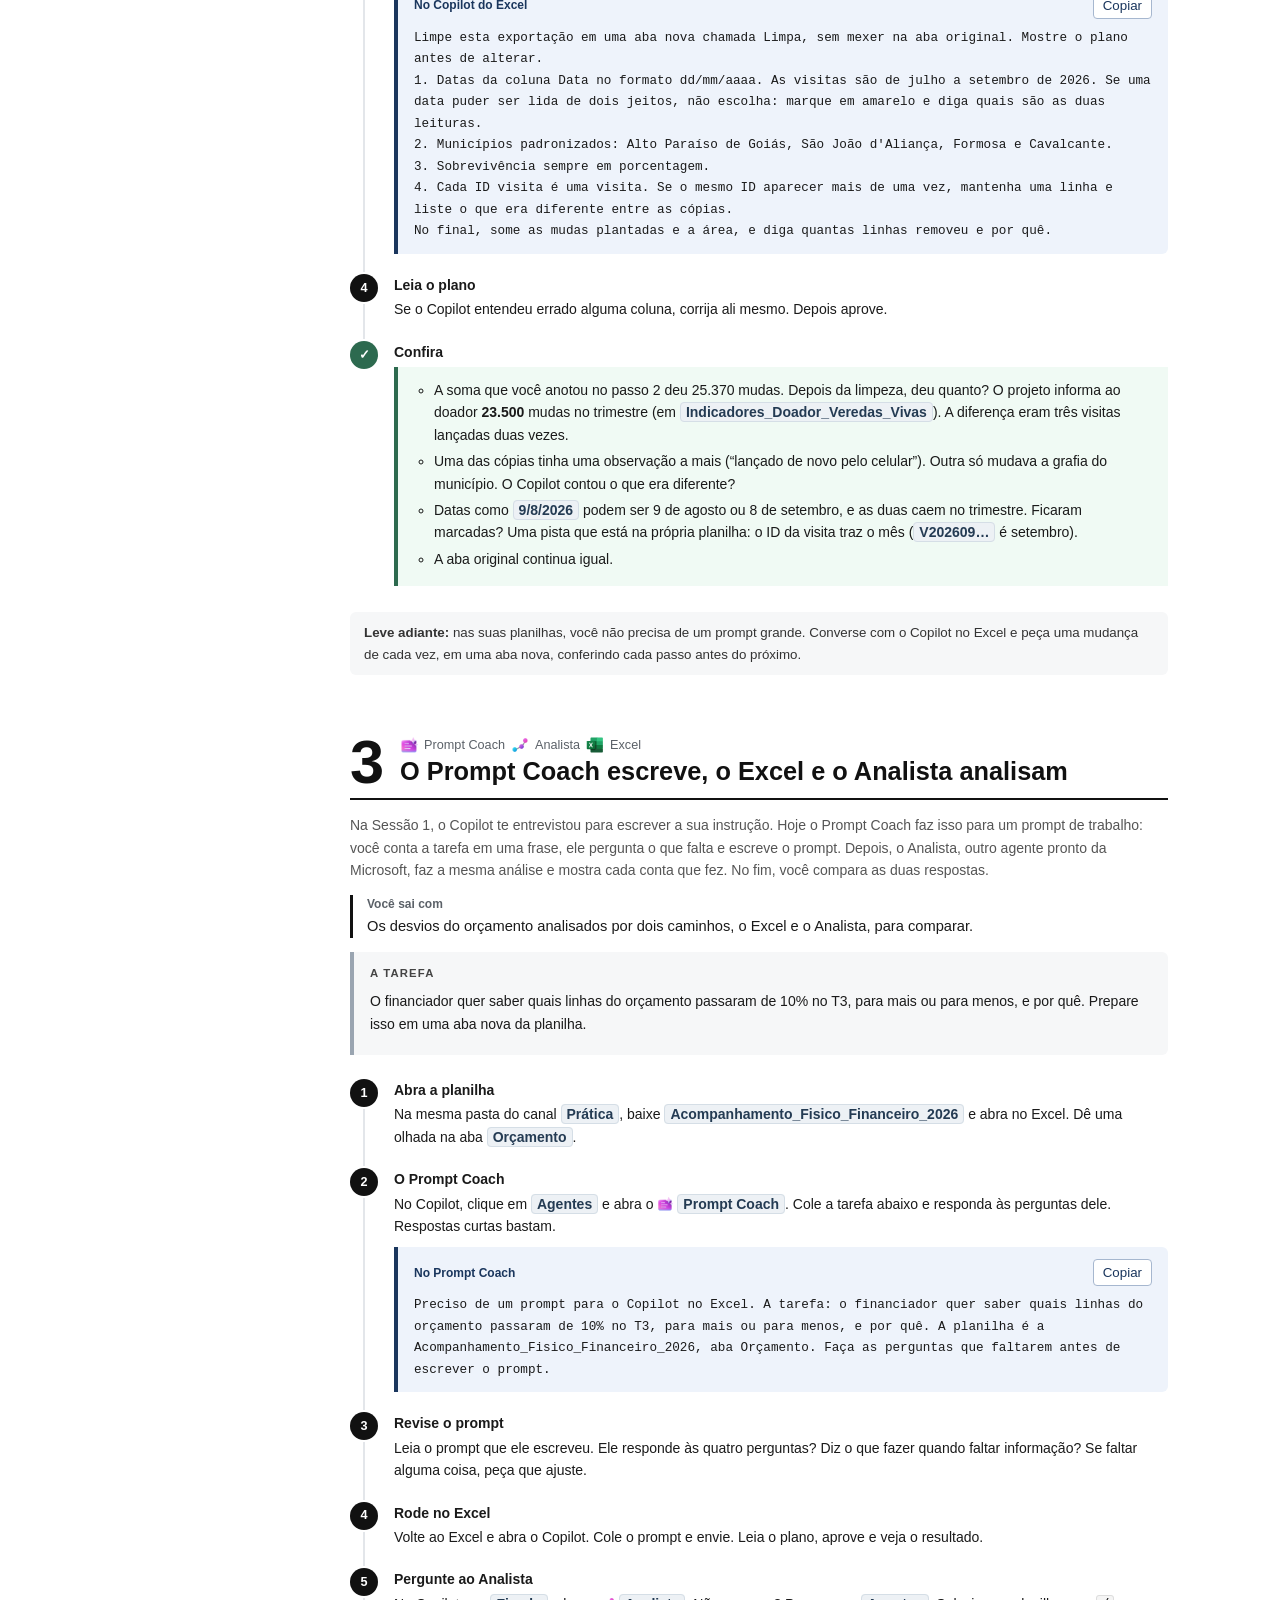
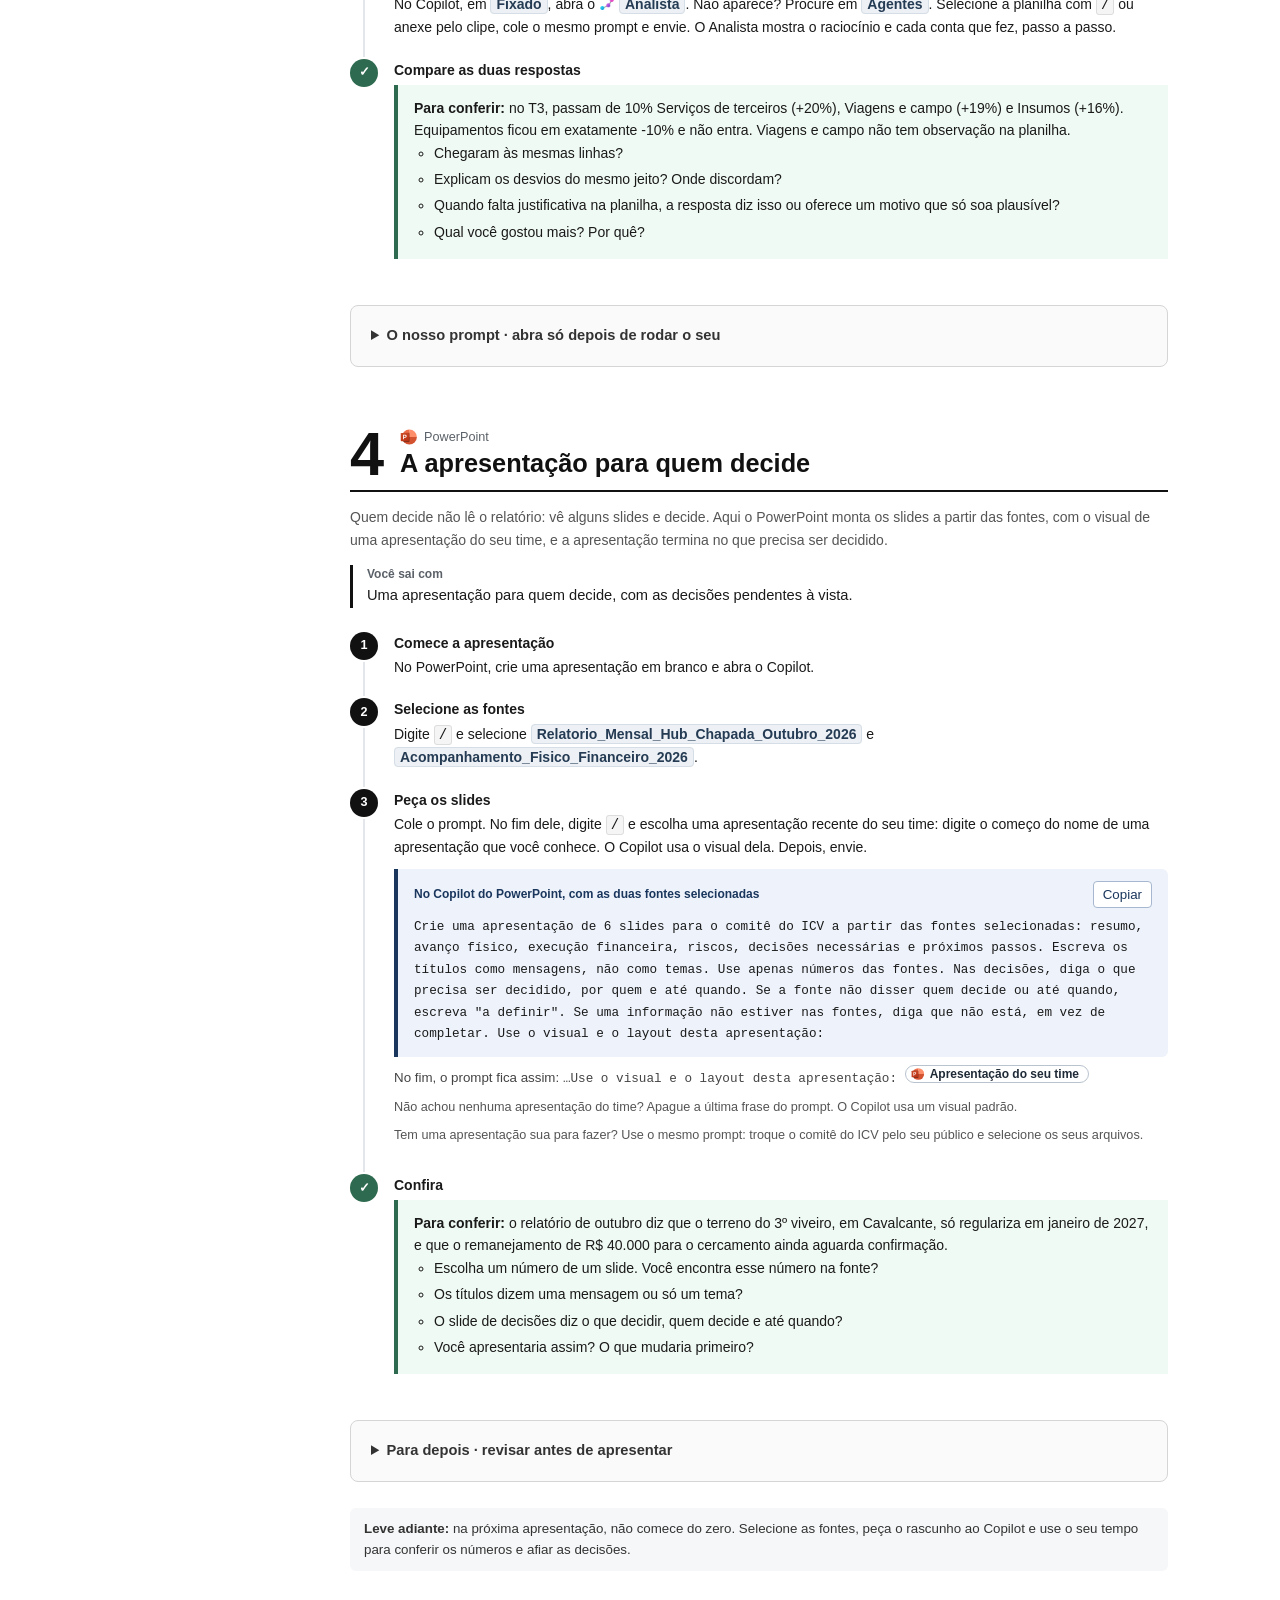
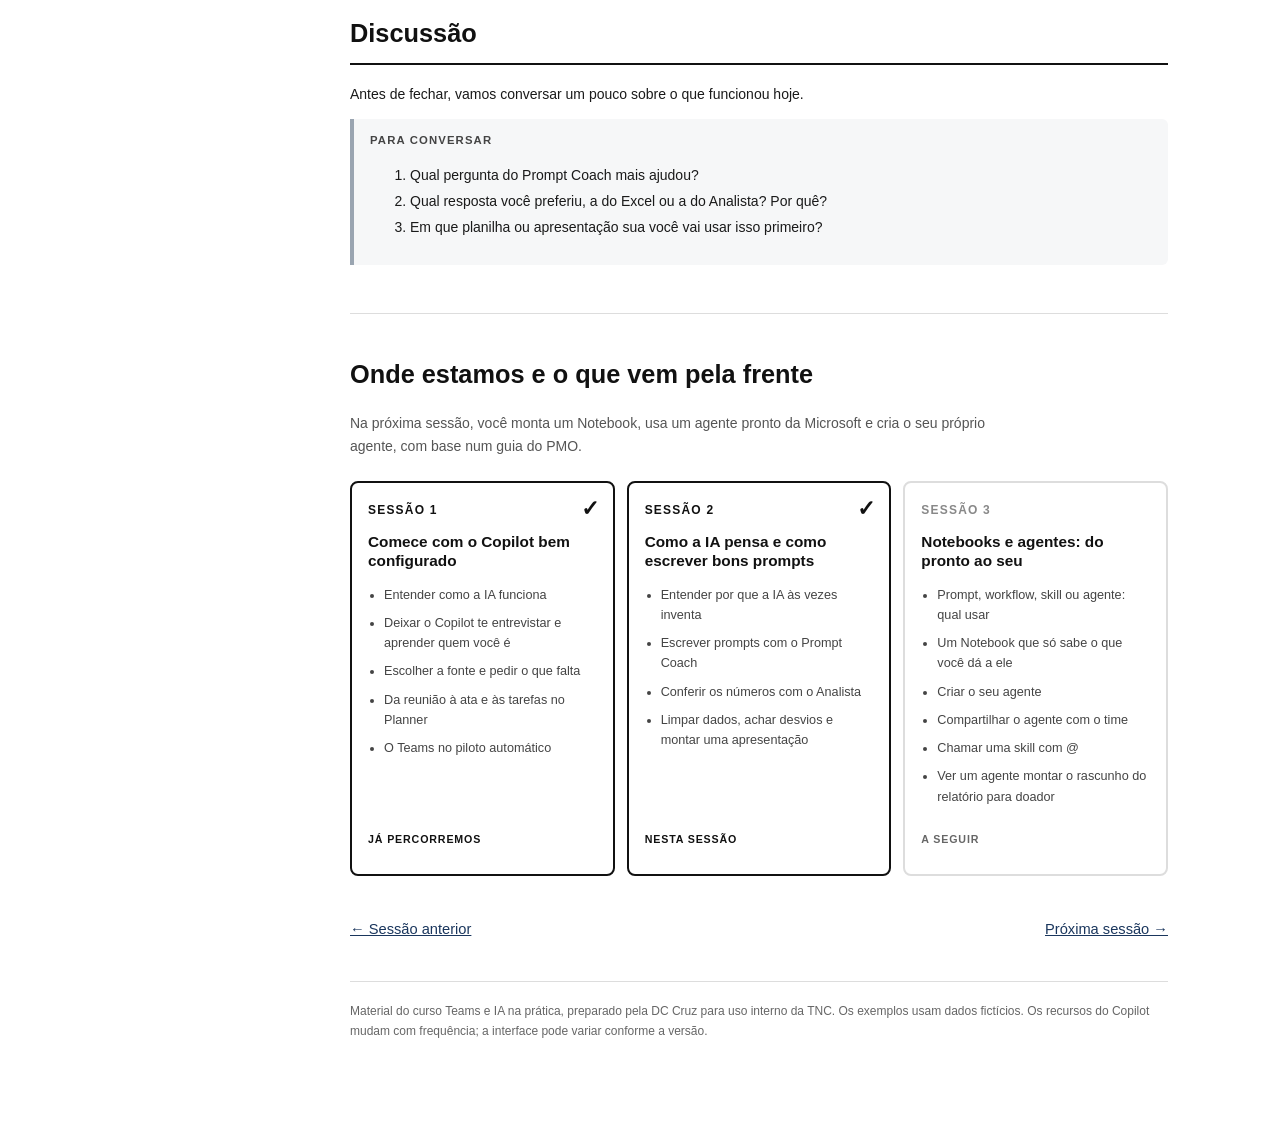
<file: sessao-2.html>
<!DOCTYPE html>

<html lang="pt-BR"><head><meta charset="utf-8"/><meta content="width=device-width,initial-scale=1,viewport-fit=cover" name="viewport"/><meta content="noindex,nofollow" name="robots"/><link href="style.css?v=20261113b" rel="stylesheet"/><script defer="" src="app.js?v=20261113b"></script><title>Teams e IA na Prática · TNC · Sessão 2</title></head><body class="rail-page"><a class="skip" href="#conteudo">Ir para o conteúdo</a>
<nav aria-label="Exercícios desta sessão" class="session-rail" id="session-rail"><p class="lbl">Sessão 2 · hoje</p><ol><li><a data-s="abertura" href="#abertura"><span class="dot">0</span><span>Abertura</span></a></li><li><a data-s="anatomia" href="#anatomia"><span class="dot">1</span><span>Um bom prompt</span></a></li><li><a data-s="limpar" href="#limpar"><span class="dot">2</span><span>Limpar a exportação</span></a></li><li><a data-s="desafio" href="#desafio"><span class="dot">3</span><span>Prompt Coach e Analista</span></a></li><li><a data-s="ppt" href="#ppt"><span class="dot">4</span><span>A apresentação</span></a></li><li><a data-s="depois" href="#depois"><span class="dot">+</span><span>Discussão</span></a></li></ol></nav>

<div class="wrap">
<div class="top">
<div class="mark">DC CRUZ · TNC</div>
<nav aria-label="Sessões" class="sessions"><a href="index.html">Início</a><a href="sessao-1.html">Sessão 1</a><a aria-current="page" href="sessao-2.html">Sessão 2</a><a href="sessao-3.html">Sessão 3</a></nav>
</div>
<header id="conteudo">
<p class="meta-line">Quinta, 12/11 · 9h30–11h (Brasília) · 90 minutos <button class="print" type="button">Imprimir / salvar PDF</button></p>
<h1 class="page-title">Sessão 2 · Como a IA pensa e como escrever bons prompts</h1>
<p class="page-lede">Hoje você conhece dois agentes prontos da Microsoft: o Prompt Coach, que escreve prompts melhores com você, e o Analista, que analisa dados e mostra cada conta que fez. Com eles, você limpa uma exportação de campo e encontra os desvios do orçamento no Excel, e monta no PowerPoint uma apresentação para quem decide, com os dados do trimestre.</p>
<nav aria-label="Nesta sessão"><ol class="session-map" id="session-map">
<li><a href="#abertura"><span class="n soft">0</span><span class="t">Abertura<span class="s">Três coisas sobre a IA, e por que “prompt”</span></span><span class="apps"></span></a></li>
<li><a href="#anatomia"><span class="n">1</span><span class="t">O que faz um prompt funcionar<span class="s">Um prompt fraco, o Prompt Coach e um prompt bom</span></span><span class="apps"><img alt="Prompt Coach" src="icons/prompt-coach.png"/></span></a></li>
<li><a href="#limpar"><span class="n">2</span><span class="t">Limpar a exportação de campo<span class="s">Datas, municípios e visitas duplicadas, em um prompt</span></span><span class="apps"><img alt="Excel" src="icons/excel.svg"/></span></a></li>
<li><a href="#desafio"><span class="n">3</span><span class="t">O Prompt Coach e o Analista<span class="s">Os desvios do orçamento, em duas respostas</span></span><span class="apps"><img alt="Prompt Coach" src="icons/prompt-coach.png"/><img alt="Analista" src="icons/analista.png"/><img alt="Excel" src="icons/excel.svg"/></span></a></li>
<li><a href="#ppt"><span class="n">4</span><span class="t">A apresentação para quem decide<span class="s">Seis slides a partir das fontes, terminando nas decisões</span></span><span class="apps"><img alt="PowerPoint" src="icons/powerpoint.svg"/></span></a></li>
<li><a href="#depois"><span class="n soft">+</span><span class="t">Discussão<span class="s">O que funcionou hoje</span></span><span class="apps"></span></a></li>
</ol></nav>
<details class="before-start"><summary>Antes de começar: material, legenda e como a aula funciona</summary><div class="in">
<p>Os exemplos usam os arquivos do Veredas Vivas, na pasta do canal <span class="path">Prática</span> da equipe <span class="path">Treinamento Teams e IA – PMO Cerrado</span>. Os dados são fictícios.</p>
<p>Os nomes <span class="path">destacados assim</span> são comandos que você encontra na tela. Podem variar um pouco conforme idioma, versão e licença. Se uma opção não aparecer, use a alternativa do exercício. Para achar um arquivo com <kbd>/</kbd>, basta digitar o começo do nome.</p>
<p><span class="legend-item legend-prompt">Cole no Copilot</span> prompts prontos para copiar. <span class="legend-item legend-check">Confira</span> o que verificar antes de seguir.</p>
<p>Mostramos o passo rapidamente. Depois, todos fazem ao mesmo tempo. Se travar, é só avisar ou levantar a mão ✋.</p>
</div></details>
</header>
<section id="abertura">
<h2>Abertura: três coisas sobre a IA</h2>
<p class="why">As três ideias da Sessão 1 explicam quase tudo o que vem hoje.</p>
<ol class="steps">
<li><strong>A IA prevê palavras, não verifica fatos.</strong> Ela sabe o que é provável, não o que é verdade. Quando falta informação, completa com uma frase que soa certa. Por isso, peça que ela diga o que falta, e confira na origem.</li>
<li><strong>A IA responde com o contexto que tem.</strong> Contexto é o que ela enxerga: o seu prompt, a conversa e os arquivos que você seleciona com <kbd>/</kbd> ou que ela encontra no seu Microsoft 365. O que está fora disso, como o Box, não existe para ela.</li>
<li><strong>O prompt faz toda a diferença.</strong> O mesmo Copilot, com o mesmo arquivo, entrega um texto genérico ou um rascunho pronto para revisar. Hoje você pratica isso no Excel e no PowerPoint.</li>
</ol>
<div class="callout"><div class="callout-label">Por que “prompt”, e não “pedido”</div><p>Na Sessão 1 chamamos de pedido. A partir de hoje, usamos o nome que você vai ver no próprio Copilot: <strong>prompt</strong>, como em <span class="path">Agendar esse prompt</span> e no Prompt Coach. E o prompt é mais do que um pedido: é tudo o que você entrega à IA, não só o que você quer. Inclui o contexto, a fonte, o formato da resposta e o que fazer quando faltar informação.</p></div>
<p class="note">Abra o Copilot Chat: no Teams, clique em <span class="path">Copilot</span> na barra lateral.</p>
</section>
<section class="exercise" id="anatomia">
<div class="exhead"><span aria-hidden="true" class="big">1</span><span class="ex-apps"><img alt="" aria-hidden="true" src="icons/prompt-coach.png"/>Prompt Coach</span><h2><span class="sr-only">Exercício 1: </span>O que faz um prompt funcionar</h2></div>
<p class="why">Um prompt fraco gera um texto genérico. Um prompt bom gera um rascunho que você só precisa revisar. Você não precisa escrever o prompt bom de cabeça: o Prompt Coach, um agente que a Microsoft já deixa pronto no Copilot, faz as perguntas que faltam e escreve com você.</p>
<ol class="trail">
<li><span class="st">Rode o prompt fraco</span>No Copilot Chat, digite <kbd>/</kbd> e selecione <span class="path">Relatorio_Mensal_Hub_Chapada_Outubro_2026</span>. Cole o prompt e envie. Guarde a resposta.
<div class="prompt"><div class="prompt-head"><span>Prompt fraco</span><button class="copy" type="button">Copiar</button></div><pre>Resuma o relatório de outubro.</pre></div></li>
<li><span class="st">Peça ajuda ao Prompt Coach</span>Na barra lateral do Copilot, abra a lista de agentes e clique no <img alt="" aria-hidden="true" class="inline-icon" src="icons/prompt-coach.png"/><span class="path">Prompt Coach</span> (em português, <span class="path">Treinador de Prompts</span>). Não está na lista? No fim da lista, abra a loja de agentes, procure pelo nome e adicione. Depois disso, ele aparece na lista. Cole o prompt abaixo e responda às perguntas dele.
<div class="prompt"><div class="prompt-head"><span>No Prompt Coach</span><button class="copy" type="button">Copiar</button></div><pre>Melhore este prompt para o Copilot: "Resuma o relatório de outubro." É o relatório mensal de outubro do Hub Chapada, e o resumo vai para o comitê do ICV. Faça as perguntas que faltarem antes de reescrever.</pre></div></li>
<li><span class="st">Rode o prompt bom</span>Volte ao Copilot Chat, abra uma conversa nova, selecione o mesmo relatório com <kbd>/</kbd>, cole o prompt que o Prompt Coach escreveu e envie.</li>
<li class="confira"><span class="st">Compare as duas respostas</span><div class="check"><p>Qual das duas você mandaria para o comitê? O que o prompt bom tem que o fraco não tinha? Use as quatro perguntas abaixo.</p></div></li>
</ol>
<div class="table-wrap"><table><thead><tr><th>Pergunta</th><th>Num prompt bom, por exemplo</th></tr></thead><tbody>
<tr><td>O que você quer e em que formato</td><td>Um resumo em cinco tópicos, com os temas nomeados</td></tr>
<tr><td>Para quem é e de que período</td><td>O comitê do ICV, sobre outubro</td></tr>
<tr><td>De qual fonte</td><td>Só o relatório selecionado</td></tr>
<tr class="hl"><td>O que fazer quando faltar informação</td><td>Escrever "a definir" e dizer o que não está no relatório</td></tr>
</tbody></table></div>
<div class="callout goal"><div class="callout-label">A frase que resolve metade dos problemas</div><p><strong>“Se uma informação não estiver na fonte, diga que não está, em vez de completar.”</strong> Ela dá ao Copilot permissão para não saber. Sem ela, o Copilot tende a completar com uma frase plausível, que às vezes está errada.</p></div>
<details class="optional-reference"><summary>Um exemplo de prompt bom, para comparar com o do Prompt Coach</summary>
<div class="prompt"><div class="prompt-head"><span>Prompt bom</span><button class="copy" type="button">Copiar</button></div><pre>Resuma o relatório mensal de outubro do Hub Chapada para o comitê do ICV, em cinco tópicos: avanço físico, execução financeira, riscos, decisões pendentes e próximos passos. Use só o relatório anexado. Se uma decisão não tiver responsável ou prazo, escreva "a definir". Se uma informação não estiver no relatório, diga que não está, em vez de completar.</pre></div>
</details>
</section>

<section class="exercise" id="limpar">
<div class="exhead"><span aria-hidden="true" class="big">2</span><span class="ex-apps"><img alt="" aria-hidden="true" src="icons/excel.svg"/>Excel</span><h2><span class="sr-only">Exercício 2: </span>Limpar a exportação de campo</h2></div>
<p class="why">Exportações de formulário muitas vezes chegam assim: datas em vários formatos, “Formosa”, “FORMOSA” e “Formosa - GO” como se fossem lugares diferentes, visitas lançadas duas vezes. Arrumar isso à mão pode levar horas. Aqui é um prompt.</p>
<p class="outcome"><strong>Você sai com</strong>Uma exportação de campo limpa, em uma aba nova, com o total de mudas conferido.</p>
<ol class="trail">
<li><span class="st">Baixe a planilha</span>No Teams, abra a equipe <span class="path">Treinamento Teams e IA – PMO Cerrado</span> e o canal <span class="path">Prática</span>. Abra a guia <span class="path">Compartilhado</span> e a pasta de planilhas. Baixe <span class="path">Exportacao_Formulario_Campo_jul-set2026</span>: clique nos três pontos ao lado do arquivo e em <span class="path">Baixar</span>. Abra no Excel.</li>
<li><span class="st">Olhe antes de pedir</span>Antes de pedir qualquer coisa, olhe a aba: role pelas colunas <span class="path">Data</span> e <span class="path">Município</span>. Selecione a coluna <span class="path">Mudas plantadas</span> e veja a soma na barra de status, embaixo à direita. Anote esse número.</li>
<li><span class="st">Peça a limpeza</span>Abra o Copilot no Excel, cole o prompt e envie.
<div class="prompt"><div class="prompt-head"><span>No Copilot do Excel</span><button class="copy" type="button">Copiar</button></div><pre>Limpe esta exportação em uma aba nova chamada Limpa, sem mexer na aba original. Mostre o plano antes de alterar.
1. Datas da coluna Data no formato dd/mm/aaaa. As visitas são de julho a setembro de 2026. Se uma data puder ser lida de dois jeitos, não escolha: marque em amarelo e diga quais são as duas leituras.
2. Municípios padronizados: Alto Paraíso de Goiás, São João d'Aliança, Formosa e Cavalcante.
3. Sobrevivência sempre em porcentagem.
4. Cada ID visita é uma visita. Se o mesmo ID aparecer mais de uma vez, mantenha uma linha e liste o que era diferente entre as cópias.
No final, some as mudas plantadas e a área, e diga quantas linhas removeu e por quê.</pre></div></li>
<li><span class="st">Leia o plano</span>Se o Copilot entendeu errado alguma coluna, corrija ali mesmo. Depois aprove.</li>
<li class="confira"><span class="st">Confira</span><div class="check"><ul><li>A soma que você anotou no passo 2 deu 25.370 mudas. Depois da limpeza, deu quanto? O projeto informa ao doador <strong>23.500</strong> mudas no trimestre (em <span class="path">Indicadores_Doador_Veredas_Vivas</span>). A diferença eram três visitas lançadas duas vezes.</li><li>Uma das cópias tinha uma observação a mais (“lançado de novo pelo celular”). Outra só mudava a grafia do município. O Copilot contou o que era diferente?</li><li>Datas como <span class="path">9/8/2026</span> podem ser 9 de agosto ou 8 de setembro, e as duas caem no trimestre. Ficaram marcadas? Uma pista que está na própria planilha: o ID da visita traz o mês (<span class="path">V202609…</span> é setembro).</li><li>A aba original continua igual.</li></ul></div></li>
</ol>
<p class="keep"><strong>Leve adiante:</strong> nas suas planilhas, você não precisa de um prompt grande. Converse com o Copilot no Excel e peça uma mudança de cada vez, em uma aba nova, conferindo cada passo antes do próximo.</p>
</section>

<section class="exercise" id="desafio">
<div class="exhead"><span aria-hidden="true" class="big">3</span><span class="ex-apps"><img alt="" aria-hidden="true" src="icons/prompt-coach.png"/>Prompt Coach <img alt="" aria-hidden="true" src="icons/analista.png"/>Analista <img alt="" aria-hidden="true" src="icons/excel.svg"/>Excel</span><h2><span class="sr-only">Exercício 3: </span>O Prompt Coach escreve, o Excel e o Analista analisam</h2></div>
<p class="why">Na Sessão 1, o Copilot te entrevistou para escrever a sua instrução. Hoje o Prompt Coach faz isso para um prompt de trabalho: você conta a tarefa em uma frase, ele pergunta o que falta e escreve o prompt. Depois, o Analista, outro agente pronto da Microsoft, faz a mesma análise e mostra cada conta que fez. No fim, você compara as duas respostas.</p>
<p class="outcome"><strong>Você sai com</strong>Os desvios do orçamento analisados por dois caminhos, o Excel e o Analista, para comparar.</p>
<div class="callout tip"><div class="callout-label">A tarefa</div><p>O financiador quer saber quais linhas do orçamento passaram de 10% no T3, para mais ou para menos, e por quê. Prepare isso em uma aba nova da planilha.</p></div>
<ol class="trail">
<li><span class="st">Abra a planilha</span>Na mesma pasta do canal <span class="path">Prática</span>, baixe <span class="path">Acompanhamento_Fisico_Financeiro_2026</span> e abra no Excel. Dê uma olhada na aba <span class="path">Orçamento</span>.</li>
<li><span class="st">O Prompt Coach</span>No Copilot, clique em <span class="path">Agentes</span> e abra o <img alt="" aria-hidden="true" class="inline-icon" src="icons/prompt-coach.png"/><span class="path">Prompt Coach</span>. Cole a tarefa abaixo e responda às perguntas dele. Respostas curtas bastam.
<div class="prompt"><div class="prompt-head"><span>No Prompt Coach</span><button class="copy" type="button">Copiar</button></div><pre>Preciso de um prompt para o Copilot no Excel. A tarefa: o financiador quer saber quais linhas do orçamento passaram de 10% no T3, para mais ou para menos, e por quê. A planilha é a Acompanhamento_Fisico_Financeiro_2026, aba Orçamento. Faça as perguntas que faltarem antes de escrever o prompt.</pre></div></li>
<li><span class="st">Revise o prompt</span>Leia o prompt que ele escreveu. Ele responde às quatro perguntas? Diz o que fazer quando faltar informação? Se faltar alguma coisa, peça que ajuste.</li>
<li><span class="st">Rode no Excel</span>Volte ao Excel e abra o Copilot. Cole o prompt e envie. Leia o plano, aprove e veja o resultado.</li>
<li><span class="st">Pergunte ao Analista</span>No Copilot, em <span class="path">Fixado</span>, abra o <img alt="" aria-hidden="true" class="inline-icon" src="icons/analista.png"/><span class="path">Analista</span>. Não aparece? Procure em <span class="path">Agentes</span>. Selecione a planilha com <kbd>/</kbd> ou anexe pelo clipe, cole o mesmo prompt e envie. O Analista mostra o raciocínio e cada conta que fez, passo a passo.</li>
<li class="confira"><span class="st">Compare as duas respostas</span><div class="check"><p><strong>Para conferir:</strong> no T3, passam de 10% Serviços de terceiros (+20%), Viagens e campo (+19%) e Insumos (+16%). Equipamentos ficou em exatamente -10% e não entra. Viagens e campo não tem observação na planilha.</p><ul><li>Chegaram às mesmas linhas?</li><li>Explicam os desvios do mesmo jeito? Onde discordam?</li><li>Quando falta justificativa na planilha, a resposta diz isso ou oferece um motivo que só soa plausível?</li><li>Qual você gostou mais? Por quê?</li></ul></div></li>
</ol>
<details class="optional-reference"><summary>O nosso prompt · abra só depois de rodar o seu</summary>
<div class="prompt"><div class="prompt-head"><span>No Copilot do Excel, ou no Analista, com a planilha selecionada</span><button class="copy" type="button">Copiar</button></div><pre>Compare previsto x realizado por linha orçamentária no T3, na aba Orçamento desta planilha, com o desvio em porcentagem: (realizado - previsto) / previsto. Liste os desvios acima de 10%, para mais ou para menos. Exatamente 10% não é acima de 10%.
Explique cada desvio em uma frase usando apenas a coluna Observações. Se não houver observação, escreva "sem justificativa na planilha".
Se uma observação disser que um valor foi lançado mas ainda não foi pago, deixe isso claro.</pre></div>
</details>
</section>

<section class="exercise" id="ppt">
<div class="exhead"><span aria-hidden="true" class="big">4</span><span class="ex-apps"><img alt="" aria-hidden="true" src="icons/powerpoint.svg"/>PowerPoint</span><h2><span class="sr-only">Exercício 4: </span>A apresentação para quem decide</h2></div>
<p class="why">Quem decide não lê o relatório: vê alguns slides e decide. Aqui o PowerPoint monta os slides a partir das fontes, com o visual de uma apresentação do seu time, e a apresentação termina no que precisa ser decidido.</p>
<p class="outcome"><strong>Você sai com</strong>Uma apresentação para quem decide, com as decisões pendentes à vista.</p>
<ol class="trail">
<li><span class="st">Comece a apresentação</span>No PowerPoint, crie uma apresentação em branco e abra o Copilot.</li>
<li><span class="st">Selecione as fontes</span>Digite <kbd>/</kbd> e selecione <span class="path">Relatorio_Mensal_Hub_Chapada_Outubro_2026</span> e <span class="path">Acompanhamento_Fisico_Financeiro_2026</span>.</li>
<li><span class="st">Peça os slides</span>Cole o prompt. No fim dele, digite <kbd>/</kbd> e escolha uma apresentação recente do seu time: digite o começo do nome de uma apresentação que você conhece. O Copilot usa o visual dela. Depois, envie.
<div class="prompt"><div class="prompt-head"><span>No Copilot do PowerPoint, com as duas fontes selecionadas</span><button class="copy" type="button">Copiar</button></div><pre>Crie uma apresentação de 6 slides para o comitê do ICV a partir das fontes selecionadas: resumo, avanço físico, execução financeira, riscos, decisões necessárias e próximos passos. Escreva os títulos como mensagens, não como temas. Use apenas números das fontes. Nas decisões, diga o que precisa ser decidido, por quem e até quando. Se a fonte não disser quem decide ou até quando, escreva "a definir". Se uma informação não estiver nas fontes, diga que não está, em vez de completar. Use o visual e o layout desta apresentação:</pre></div>
<p class="file-ref-demo">No fim, o prompt fica assim: <span class="file-ref-tail">…Use o visual e o layout desta apresentação: <span class="file-chip"><img alt="" aria-hidden="true" src="icons/powerpoint.svg"/>Apresentação do seu time</span></span></p>
<p class="note">Não achou nenhuma apresentação do time? Apague a última frase do prompt. O Copilot usa um visual padrão.</p>
<p class="note">Tem uma apresentação sua para fazer? Use o mesmo prompt: troque o comitê do ICV pelo seu público e selecione os seus arquivos.</p></li>
<li class="confira"><span class="st">Confira</span><div class="check"><p><strong>Para conferir:</strong> o relatório de outubro diz que o terreno do 3º viveiro, em Cavalcante, só regulariza em janeiro de 2027, e que o remanejamento de R$ 40.000 para o cercamento ainda aguarda confirmação.</p><ul><li>Escolha um número de um slide. Você encontra esse número na fonte?</li><li>Os títulos dizem uma mensagem ou só um tema?</li><li>O slide de decisões diz o que decidir, quem decide e até quando?</li><li>Você apresentaria assim? O que mudaria primeiro?</li></ul></div></li>
</ol>
<details class="optional-reference"><summary>Para depois · revisar antes de apresentar</summary>
<div class="prompt"><div class="prompt-head"><span>No Copilot do PowerPoint</span><button class="copy" type="button">Copiar</button></div><pre>Revise esta apresentação como se você fosse quem vai decidir: aponte o que está confuso, o que falta e as três perguntas mais prováveis. Depois escreva as notas do orador, com um minuto por slide.</pre></div>
</details>
<p class="keep"><strong>Leve adiante:</strong> na próxima apresentação, não comece do zero. Selecione as fontes, peça o rascunho ao Copilot e use o seu tempo para conferir os números e afiar as decisões.</p>
</section>
<section id="depois">
<h2>Discussão</h2>
<p>Antes de fechar, vamos conversar um pouco sobre o que funcionou hoje.</p>
<div class="callout tip"><div class="callout-label">Para conversar</div>
<ol>
<li>Qual pergunta do Prompt Coach mais ajudou?</li>
<li>Qual resposta você preferiu, a do Excel ou a do Analista? Por quê?</li>
<li>Em que planilha ou apresentação sua você vai usar isso primeiro?</li>
</ol></div>
</section>
<section aria-labelledby="recap-title" class="session-recap"><h2 id="recap-title">Onde estamos e o que vem pela frente</h2><p class="recap-intro">Na próxima sessão, você monta um Notebook, usa um agente pronto da Microsoft e cria o seu próprio agente, com base num guia do PMO.</p><div class="roadmap"><article class="roadmap-card completed"><span aria-hidden="true" class="roadmap-check">✓</span><div class="session-label">Sessão 1</div><h3 class="session-title-small"><a href="sessao-1.html">Comece com o Copilot bem configurado</a></h3><ul><li>Entender como a IA funciona</li><li>Deixar o Copilot te entrevistar e aprender quem você é</li><li>Escolher a fonte e pedir o que falta</li><li>Da reunião à ata e às tarefas no Planner</li><li>O Teams no piloto automático</li></ul><p class="status-tag">Já percorremos</p></article><article class="roadmap-card completed"><span aria-hidden="true" class="roadmap-check">✓</span><div class="session-label">Sessão 2</div><h3 class="session-title-small"><a href="sessao-2.html">Como a IA pensa e como escrever bons prompts</a></h3><ul><li>Entender por que a IA às vezes inventa</li><li>Escrever prompts com o Prompt Coach</li><li>Conferir os números com o Analista</li><li>Limpar dados, achar desvios e montar uma apresentação</li></ul><p class="status-tag">Nesta sessão</p></article><article class="roadmap-card upcoming"><div class="session-label">Sessão 3</div><h3 class="session-title-small"><a href="sessao-3.html">Notebooks e agentes: do pronto ao seu</a></h3><ul><li>Prompt, workflow, skill ou agente: qual usar</li><li>Um Notebook que só sabe o que você dá a ele</li><li>Criar o seu agente</li><li>Compartilhar o agente com o time</li><li>Chamar uma skill com @</li><li>Ver um agente montar o rascunho do relatório para doador</li></ul><p class="status-tag">A seguir</p></article></div></section><nav aria-label="Continuar" class="bottom-nav"><a href="sessao-1.html">← Sessão anterior</a><a href="sessao-3.html">Próxima sessão →</a></nav><footer>Material do curso Teams e IA na prática, preparado pela DC Cruz para uso interno da TNC. Os exemplos usam dados fictícios. Os recursos do Copilot mudam com frequência; a interface pode variar conforme a versão.</footer>
</div>
<span aria-live="polite" class="sr-only" role="status"></span></body></html>
</file>
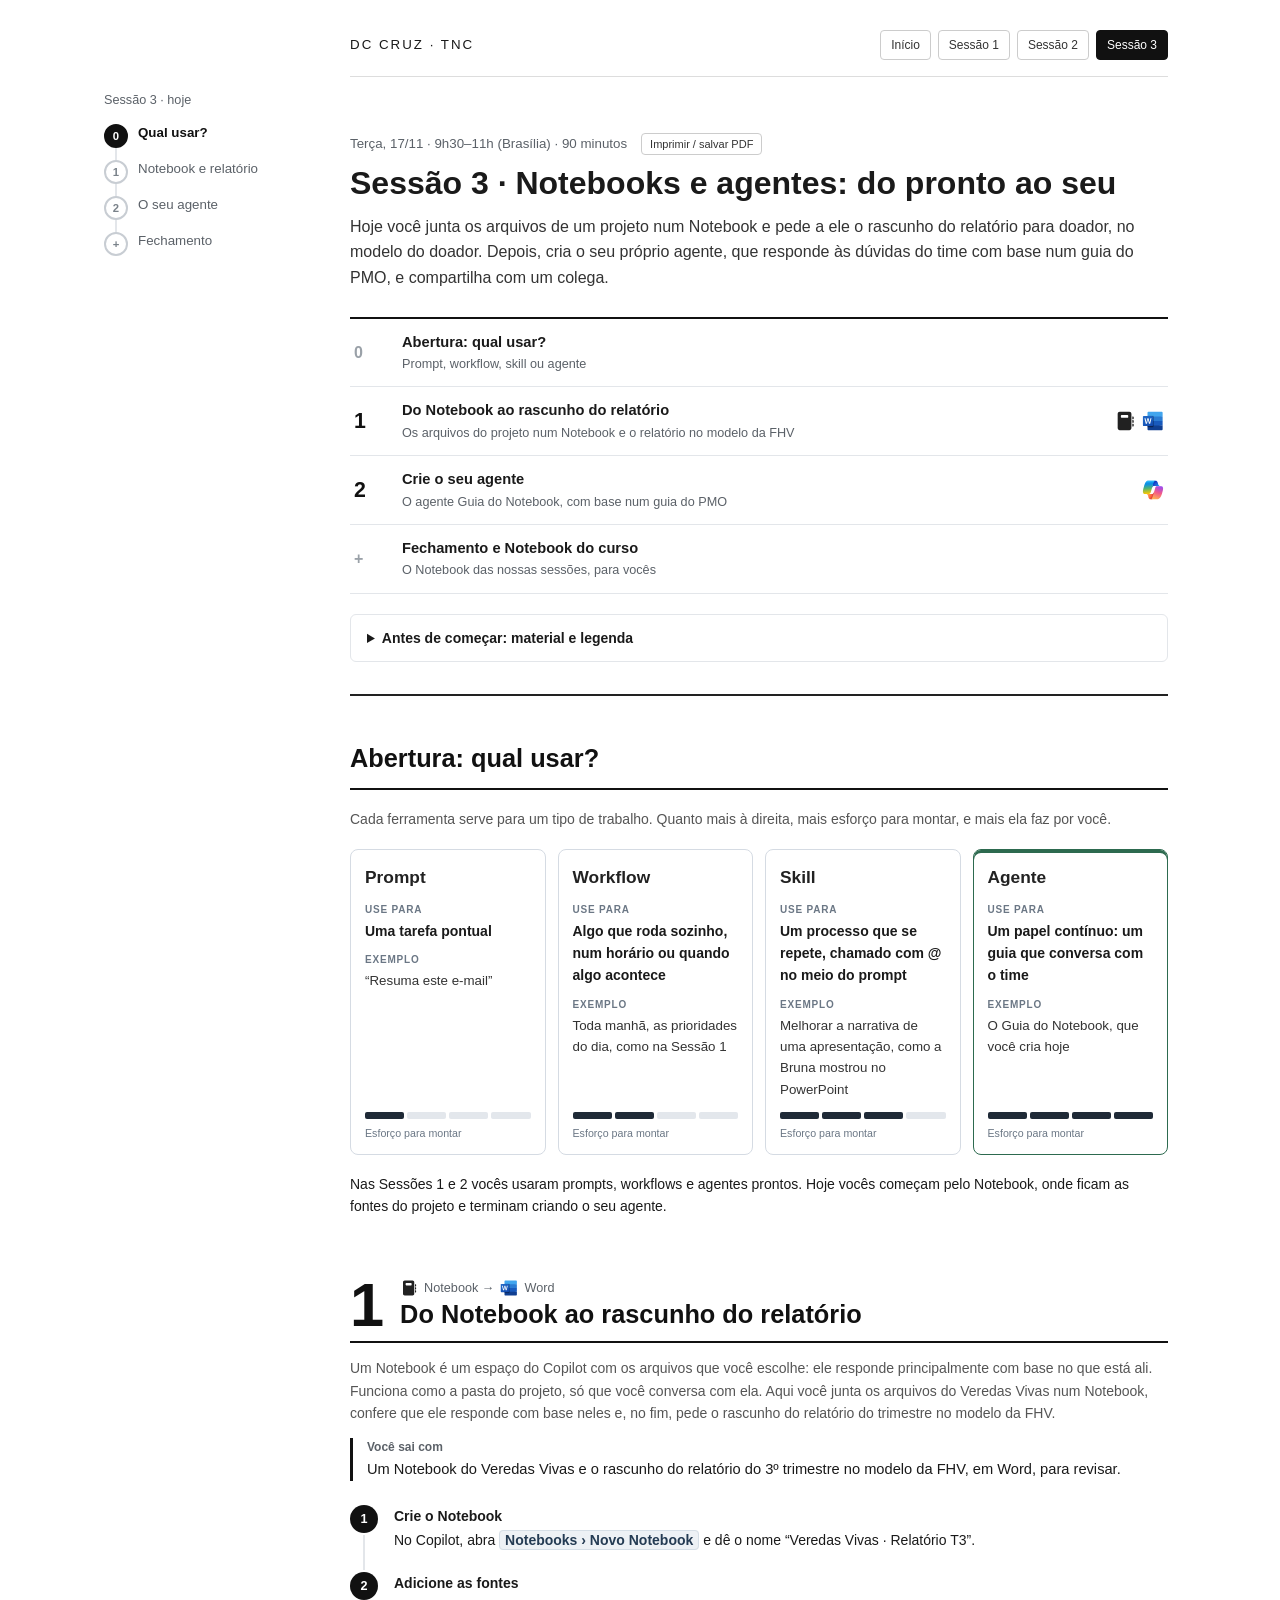
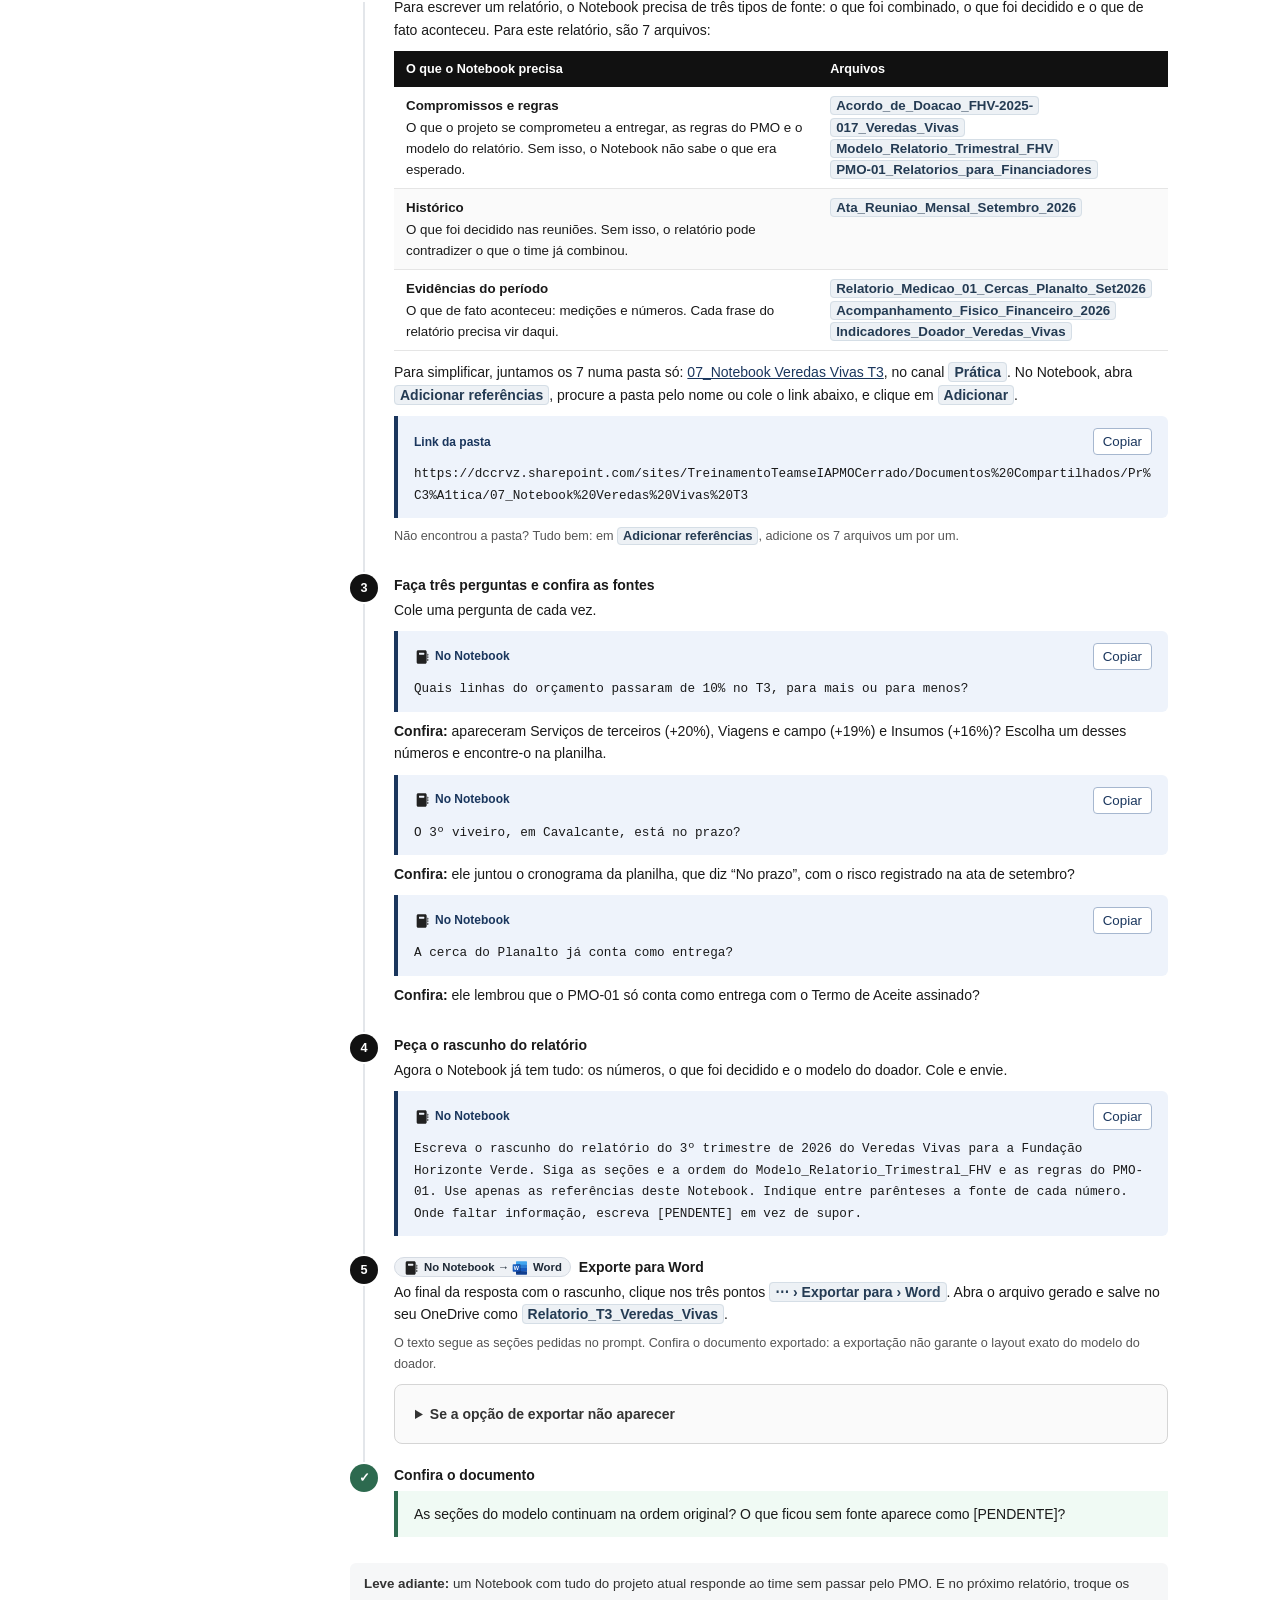
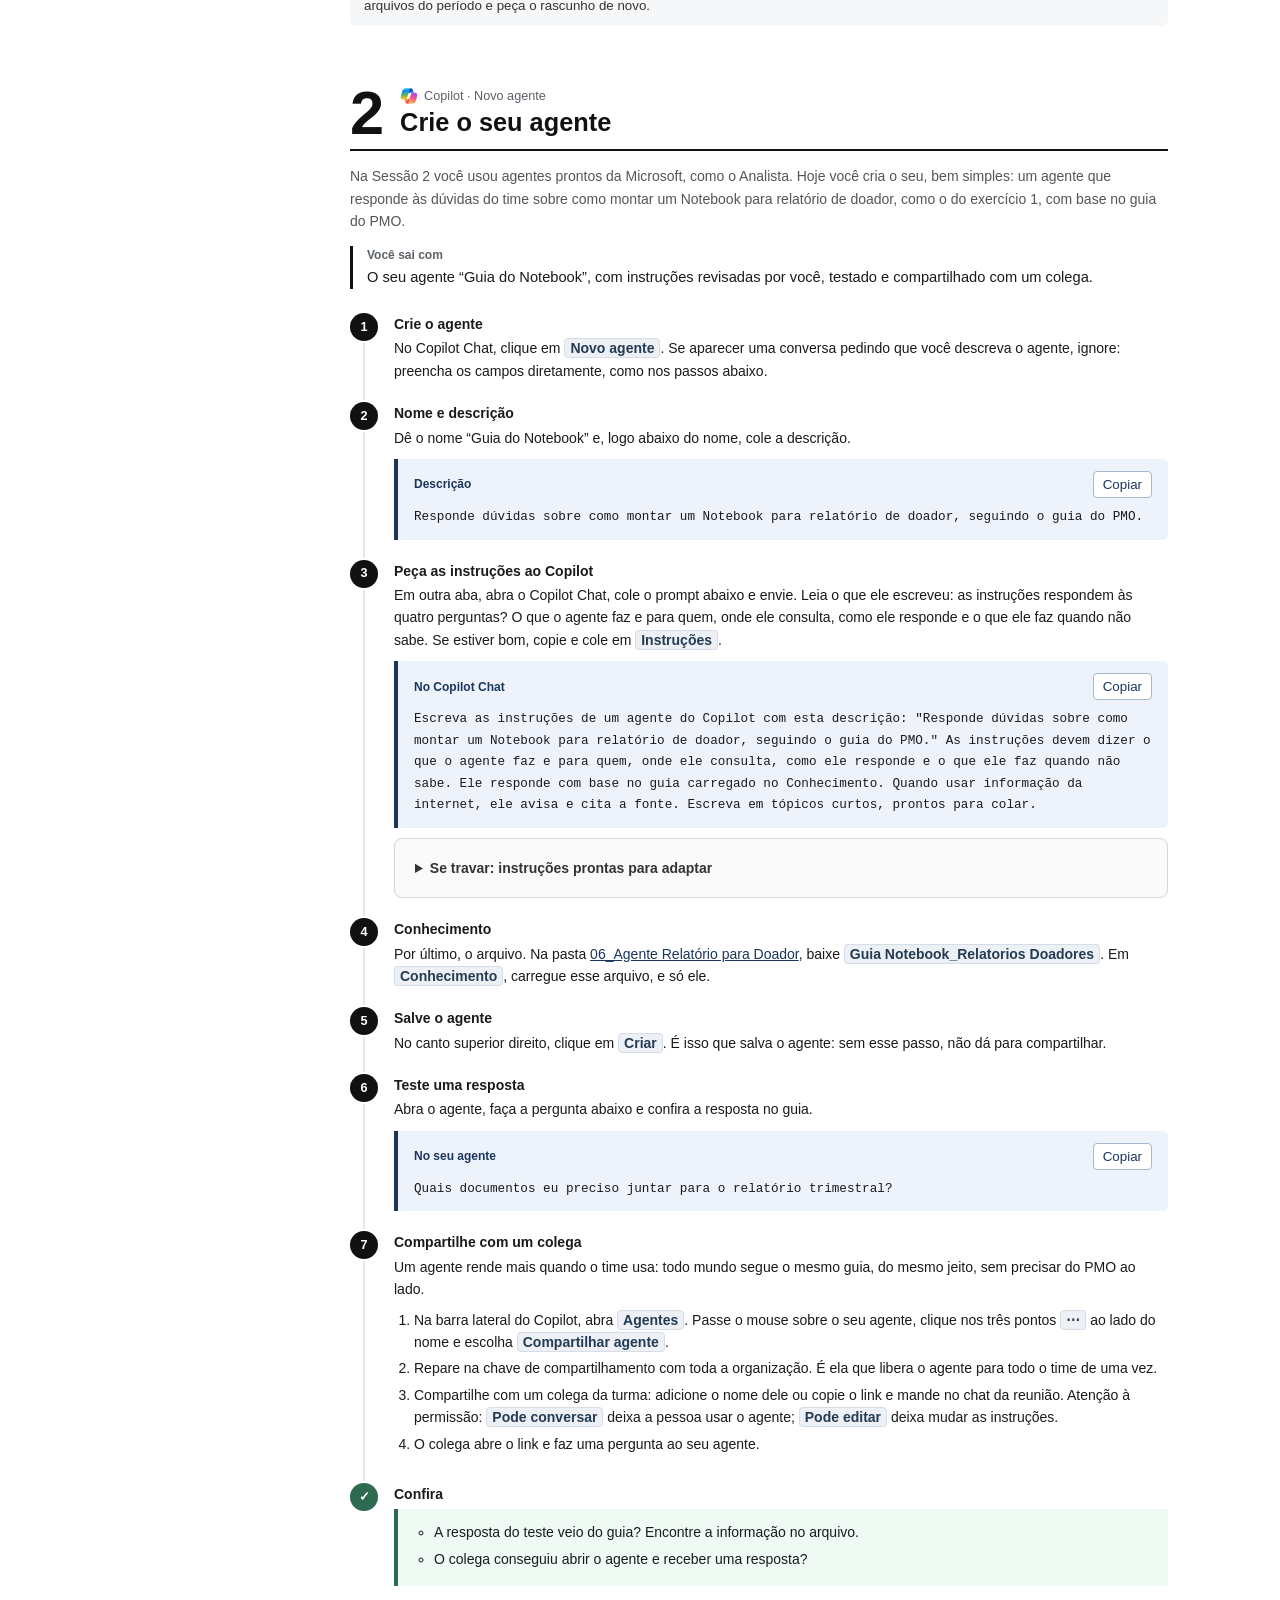
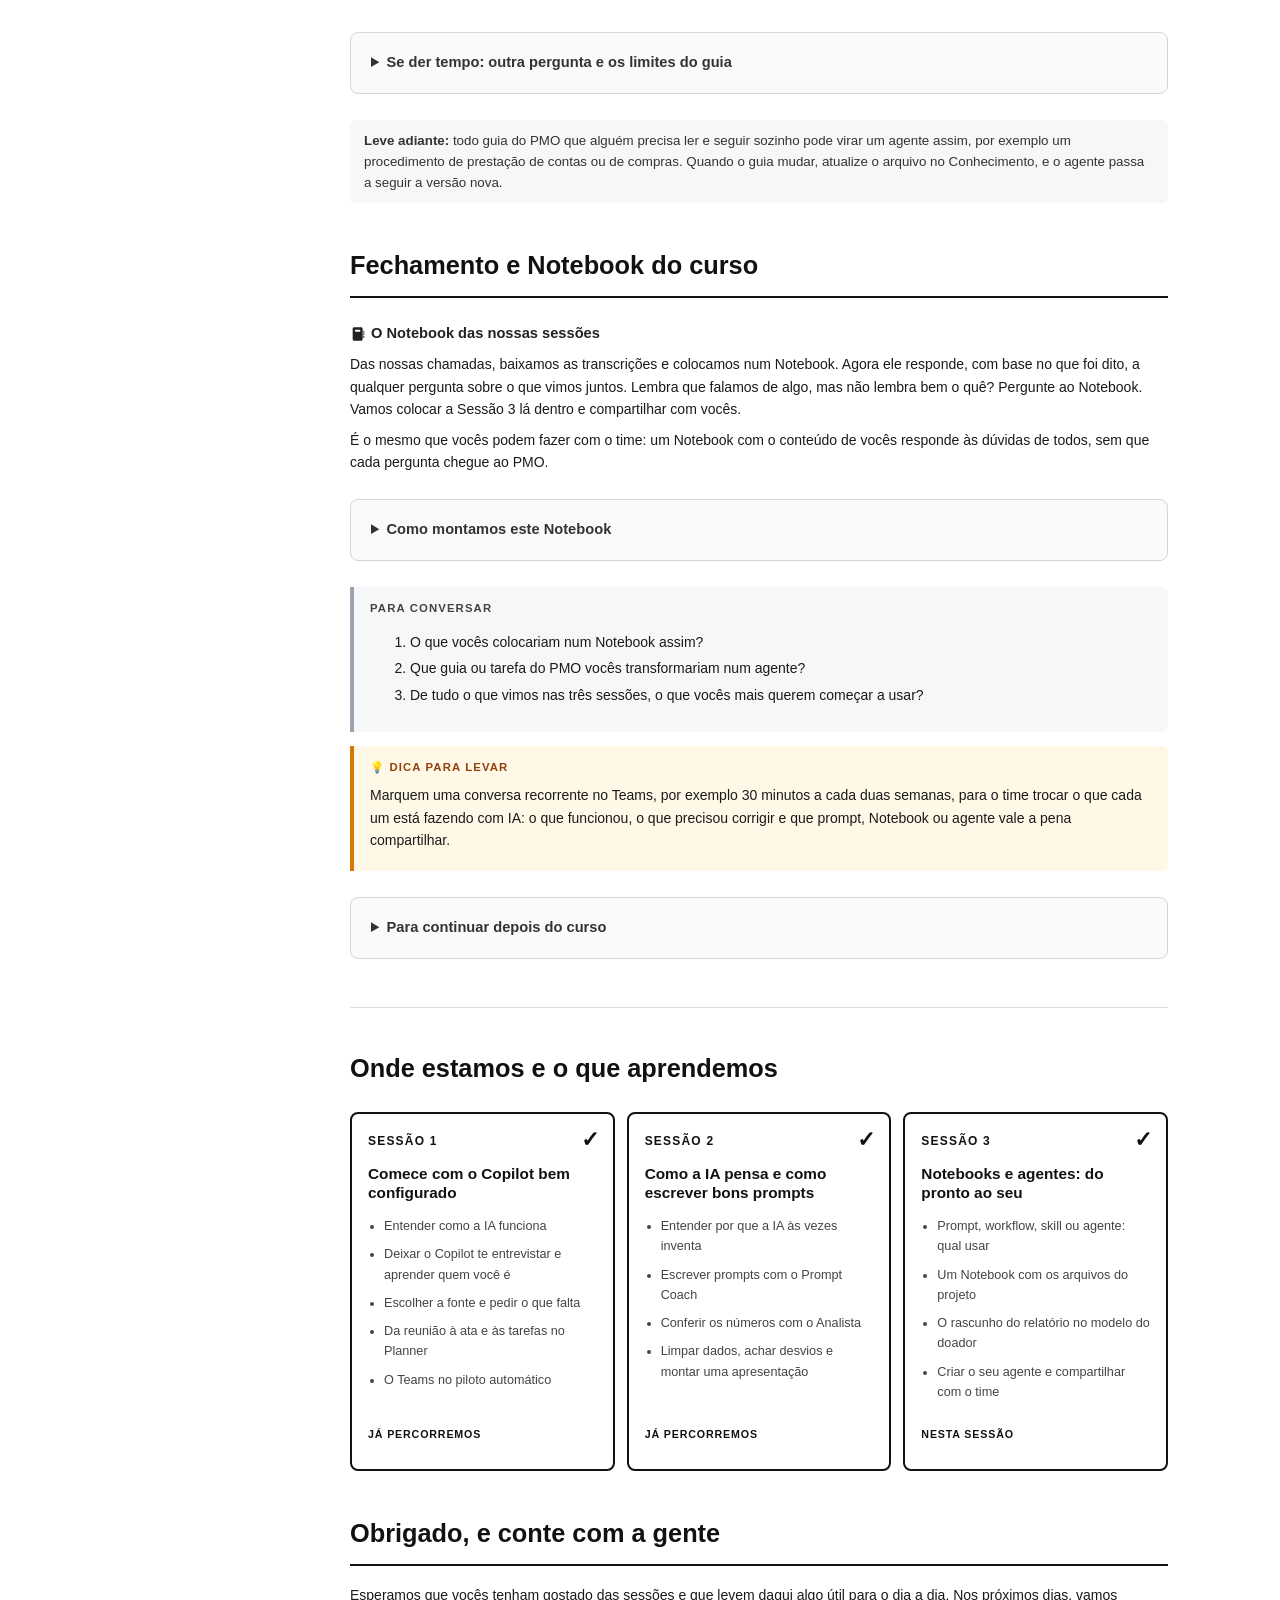
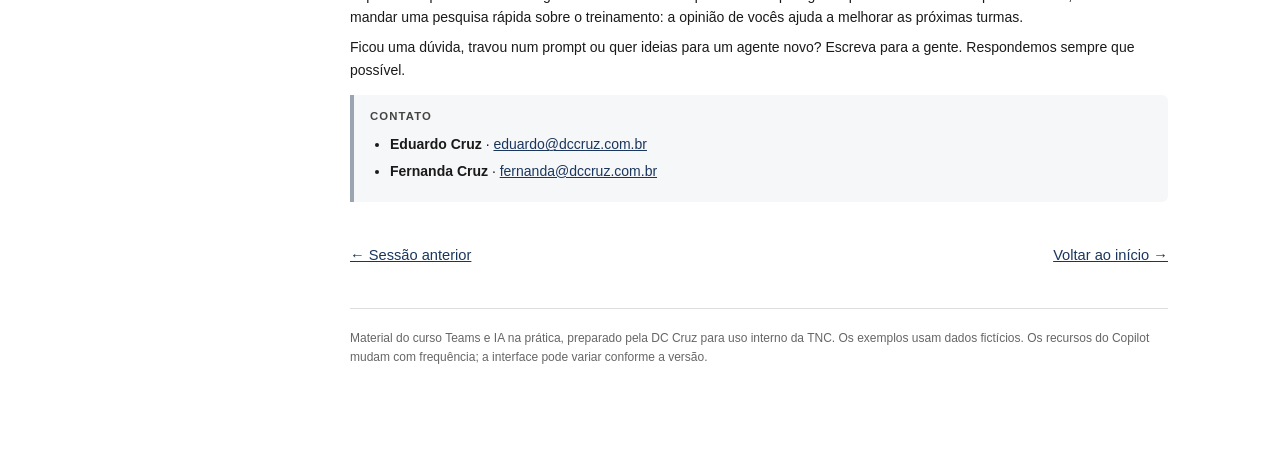
<file: sessao-3.html>
<!DOCTYPE html>

<html lang="pt-BR">
<head>
<meta charset="utf-8"/>
<meta content="width=device-width, initial-scale=1, viewport-fit=cover" name="viewport"/>
<meta content="noindex,nofollow" name="robots"/><link href="style.css?v=20261116c" rel="stylesheet"/><script defer="" src="app.js?v=20261113b"></script><title>Teams e IA na Prática · TNC · Sessão 3</title></head>
<body class="rail-page"><a class="skip" href="#conteudo">Ir para o conteúdo</a>
<nav aria-label="Exercícios desta sessão" class="session-rail" id="session-rail"><p class="lbl">Sessão 3 · hoje</p><ol><li><a data-s="escada" href="#escada"><span class="dot">0</span><span>Qual usar?</span></a></li><li><a data-s="notebook" href="#notebook"><span class="dot">1</span><span>Notebook e relatório</span></a></li><li><a data-s="agentes" href="#agentes"><span class="dot">2</span><span>O seu agente</span></a></li><li><a data-s="fechamento" href="#fechamento"><span class="dot">+</span><span>Fechamento</span></a></li></ol></nav>

<div class="wrap">
<div class="top">
<div class="mark">DC CRUZ · TNC</div>
<nav aria-label="Sessões" class="sessions"><a href="index.html">Início</a><a href="sessao-1.html">Sessão 1</a><a href="sessao-2.html">Sessão 2</a><a aria-current="page" href="sessao-3.html">Sessão 3</a></nav>
</div>
<header id="conteudo">
<p class="meta-line">Terça, 17/11 · 9h30–11h (Brasília) · 90 minutos <button class="print" type="button">Imprimir / salvar PDF</button></p>
<h1 class="page-title">Sessão 3 · Notebooks e agentes: do pronto ao seu</h1>
<p class="page-lede">Hoje você junta os arquivos de um projeto num Notebook e pede a ele o rascunho do relatório para doador, no modelo do doador. Depois, cria o seu próprio agente, que responde às dúvidas do time com base num guia do PMO, e compartilha com um colega.</p>
<nav aria-label="Nesta sessão"><ol class="session-map" id="session-map">
<li><a href="#escada"><span class="n soft">0</span><span class="t">Abertura: qual usar?<span class="s">Prompt, workflow, skill ou agente</span></span><span class="apps"></span></a></li>
<li><a href="#notebook"><span class="n">1</span><span class="t">Do Notebook ao rascunho do relatório<span class="s">Os arquivos do projeto num Notebook e o relatório no modelo da FHV</span></span><span class="apps"><img alt="Notebook" src="icons/notebook.svg"/><img alt="Word" src="icons/word.svg"/></span></a></li>
<li><a href="#agentes"><span class="n">2</span><span class="t">Crie o seu agente<span class="s">O agente Guia do Notebook, com base num guia do PMO</span></span><span class="apps"><img alt="Copilot" src="icons/copilot.svg"/></span></a></li>
<li><a href="#fechamento"><span class="n soft">+</span><span class="t">Fechamento e Notebook do curso<span class="s">O Notebook das nossas sessões, para vocês</span></span><span class="apps"></span></a></li>
</ol></nav>
<details class="before-start"><summary>Antes de começar: material e legenda</summary><div class="in">
<p>Os exemplos usam os arquivos fictícios do Veredas Vivas, na pasta do canal <span class="path">Prática</span>. Quer usar o seu projeto? Siga os mesmos passos com os seus arquivos: crie uma pasta para eles no OneDrive ou no SharePoint, ou anexe os arquivos ao prompt pelo clipe.</p>
<p>Os nomes <span class="path">destacados assim</span> são comandos que você encontra na tela. Podem variar um pouco conforme idioma, versão e licença. Se uma opção não aparecer, use a alternativa do exercício. Para achar um arquivo com <kbd>/</kbd>, basta digitar o começo do nome.</p>
<p><span class="legend-item legend-prompt">Cole no Copilot</span> prompts prontos para copiar. <span class="legend-item legend-check">Confira</span> o que verificar antes de seguir.</p>
</div></details>
</header>

<section id="escada">
<h2>Abertura: qual usar?</h2>
<p class="why">Cada ferramenta serve para um tipo de trabalho. Quanto mais à direita, mais esforço para montar, e mais ela faz por você.</p>
<div class="tool-cards">
<article class="tool-card"><h3>Prompt</h3><p class="lbl">Use para</p><p class="use">Uma tarefa pontual</p><p class="lbl">Exemplo</p><p class="ex">“Resuma este e-mail”</p><div class="effort" aria-label="Esforço 1 de 4"><span class="on"></span><span class=""></span><span class=""></span><span class=""></span><small>Esforço para montar</small></div></article>
<article class="tool-card"><h3>Workflow</h3><p class="lbl">Use para</p><p class="use">Algo que roda sozinho, num horário ou quando algo acontece</p><p class="lbl">Exemplo</p><p class="ex">Toda manhã, as prioridades do dia, como na Sessão 1</p><div class="effort" aria-label="Esforço 2 de 4"><span class="on"></span><span class="on"></span><span class=""></span><span class=""></span><small>Esforço para montar</small></div></article>
<article class="tool-card"><h3>Skill</h3><p class="lbl">Use para</p><p class="use">Um processo que se repete, chamado com @ no meio do prompt</p><p class="lbl">Exemplo</p><p class="ex">Melhorar a narrativa de uma apresentação, como a Bruna mostrou no PowerPoint</p><div class="effort" aria-label="Esforço 3 de 4"><span class="on"></span><span class="on"></span><span class="on"></span><span class=""></span><small>Esforço para montar</small></div></article>
<article class="tool-card today"><h3>Agente</h3><p class="lbl">Use para</p><p class="use">Um papel contínuo: um guia que conversa com o time</p><p class="lbl">Exemplo</p><p class="ex">O Guia do Notebook, que você cria hoje</p><div class="effort" aria-label="Esforço 4 de 4"><span class="on"></span><span class="on"></span><span class="on"></span><span class="on"></span><small>Esforço para montar</small></div></article>
</div>
<p>Nas Sessões 1 e 2 vocês usaram prompts, workflows e agentes prontos. Hoje vocês começam pelo Notebook, onde ficam as fontes do projeto e terminam criando o seu agente.</p>
</section>

<section class="exercise" id="notebook">
<div class="exhead"><span aria-hidden="true" class="big">1</span><span class="ex-apps"><img alt="" aria-hidden="true" src="icons/notebook.svg"/>Notebook → <img alt="" aria-hidden="true" src="icons/word.svg"/>Word</span><h2><span class="sr-only">Exercício 1: </span>Do Notebook ao rascunho do relatório</h2></div>
<p class="why">Um Notebook é um espaço do Copilot com os arquivos que você escolhe: ele responde principalmente com base no que está ali. Funciona como a pasta do projeto, só que você conversa com ela. Aqui você junta os arquivos do Veredas Vivas num Notebook, confere que ele responde com base neles e, no fim, pede o rascunho do relatório do trimestre no modelo da FHV.</p>
<p class="outcome"><strong>Você sai com</strong>Um Notebook do Veredas Vivas e o rascunho do relatório do 3º trimestre no modelo da FHV, em Word, para revisar.</p>
<ol class="trail">
<li><span class="st">Crie o Notebook</span>No Copilot, abra <span class="path">Notebooks › Novo Notebook</span> e dê o nome “Veredas Vivas · Relatório T3”.</li>
<li><span class="st">Adicione as fontes</span>Para escrever um relatório, o Notebook precisa de três tipos de fonte: o que foi combinado, o que foi decidido e o que de fato aconteceu. Para este relatório, são 7 arquivos:
<div class="table-wrap"><table><thead><tr><th>O que o Notebook precisa</th><th>Arquivos</th></tr></thead><tbody><tr><td><strong>Compromissos e regras</strong><br/>O que o projeto se comprometeu a entregar, as regras do PMO e o modelo do relatório. Sem isso, o Notebook não sabe o que era esperado.</td><td><span class="path">Acordo_de_Doacao_FHV-2025-017_Veredas_Vivas</span><br/><span class="path">Modelo_Relatorio_Trimestral_FHV</span><br/><span class="path">PMO-01_Relatorios_para_Financiadores</span></td></tr><tr><td><strong>Histórico</strong><br/>O que foi decidido nas reuniões. Sem isso, o relatório pode contradizer o que o time já combinou.</td><td><span class="path">Ata_Reuniao_Mensal_Setembro_2026</span></td></tr><tr><td><strong>Evidências do período</strong><br/>O que de fato aconteceu: medições e números. Cada frase do relatório precisa vir daqui.</td><td><span class="path">Relatorio_Medicao_01_Cercas_Planalto_Set2026</span><br/><span class="path">Acompanhamento_Fisico_Financeiro_2026</span><br/><span class="path">Indicadores_Doador_Veredas_Vivas</span></td></tr></tbody></table></div>
<p>Para simplificar, juntamos os 7 numa pasta só: <a href="https://dccrvz.sharepoint.com/sites/TreinamentoTeamseIAPMOCerrado/Documentos%20Compartilhados/Pr%C3%A1tica/07_Notebook%20Veredas%20Vivas%20T3" rel="noopener" target="_blank">07_Notebook Veredas Vivas T3</a>, no canal <span class="path">Prática</span>. No Notebook, abra <span class="path">Adicionar referências</span>, procure a pasta pelo nome ou cole o link abaixo, e clique em <span class="path">Adicionar</span>.</p>
<div class="prompt"><div class="prompt-head"><span>Link da pasta</span><button class="copy" type="button">Copiar</button></div><pre>https://dccrvz.sharepoint.com/sites/TreinamentoTeamseIAPMOCerrado/Documentos%20Compartilhados/Pr%C3%A1tica/07_Notebook%20Veredas%20Vivas%20T3</pre></div>
<p class="note">Não encontrou a pasta? Tudo bem: em <span class="path">Adicionar referências</span>, adicione os 7 arquivos um por um.</p></li>
<li><span class="st">Faça três perguntas e confira as fontes</span>Cole uma pergunta de cada vez.
<div class="prompt"><div class="prompt-head"><span><img class="step-icon" alt="" aria-hidden="true" src="icons/notebook.svg"/>No Notebook</span><button class="copy" type="button">Copiar</button></div><pre>Quais linhas do orçamento passaram de 10% no T3, para mais ou para menos?</pre></div>
<p><strong>Confira:</strong> apareceram Serviços de terceiros (+20%), Viagens e campo (+19%) e Insumos (+16%)? Escolha um desses números e encontre-o na planilha.</p>
<div class="prompt"><div class="prompt-head"><span><img class="step-icon" alt="" aria-hidden="true" src="icons/notebook.svg"/>No Notebook</span><button class="copy" type="button">Copiar</button></div><pre>O 3º viveiro, em Cavalcante, está no prazo?</pre></div>
<p><strong>Confira:</strong> ele juntou o cronograma da planilha, que diz “No prazo”, com o risco registrado na ata de setembro?</p>
<div class="prompt"><div class="prompt-head"><span><img class="step-icon" alt="" aria-hidden="true" src="icons/notebook.svg"/>No Notebook</span><button class="copy" type="button">Copiar</button></div><pre>A cerca do Planalto já conta como entrega?</pre></div>
<p><strong>Confira:</strong> ele lembrou que o PMO-01 só conta como entrega com o Termo de Aceite assinado?</p></li>
<li><span class="st">Peça o rascunho do relatório</span>Agora o Notebook já tem tudo: os números, o que foi decidido e o modelo do doador. Cole e envie.
<div class="prompt"><div class="prompt-head"><span><img class="step-icon" alt="" aria-hidden="true" src="icons/notebook.svg"/>No Notebook</span><button class="copy" type="button">Copiar</button></div><pre>Escreva o rascunho do relatório do 3º trimestre de 2026 do Veredas Vivas para a Fundação Horizonte Verde. Siga as seções e a ordem do Modelo_Relatorio_Trimestral_FHV e as regras do PMO-01. Use apenas as referências deste Notebook. Indique entre parênteses a fonte de cada número. Onde faltar informação, escreva [PENDENTE] em vez de supor.</pre></div></li>
<li><span class="st"><span class="where-tag"><img class="step-icon" alt="" aria-hidden="true" src="icons/notebook.svg"/>No Notebook → <img class="step-icon" alt="" aria-hidden="true" src="icons/word.svg"/>Word</span>Exporte para Word</span>Ao final da resposta com o rascunho, clique nos três pontos <span class="path">⋯ › Exportar para › Word</span>. Abra o arquivo gerado e salve no seu OneDrive como <span class="path">Relatorio_T3_Veredas_Vivas</span>.
<p class="note">O texto segue as seções pedidas no prompt. Confira o documento exportado: a exportação não garante o layout exato do modelo do doador.</p>
<details class="optional-reference"><summary>Se a opção de exportar não aparecer</summary><p>Copie a resposta inteira, cole num documento do Word e salve no OneDrive com o mesmo nome.</p></details></li>
<li class="confira"><span class="st">Confira o documento</span><div class="check"><p>As seções do modelo continuam na ordem original? O que ficou sem fonte aparece como [PENDENTE]?</p></div></li>
</ol>
<p class="keep"><strong>Leve adiante:</strong> um Notebook com tudo do projeto atual responde ao time sem passar pelo PMO. E no próximo relatório, troque os arquivos do período e peça o rascunho de novo.</p>
</section>

<section class="exercise" id="agentes">
<div class="exhead"><span aria-hidden="true" class="big">2</span><span class="ex-apps"><img alt="" aria-hidden="true" src="icons/copilot.svg"/>Copilot · Novo agente</span><h2><span class="sr-only">Exercício 2: </span>Crie o seu agente</h2></div>
<p class="why">Na Sessão 2 você usou agentes prontos da Microsoft, como o Analista. Hoje você cria o seu, bem simples: um agente que responde às dúvidas do time sobre como montar um Notebook para relatório de doador, como o do exercício 1, com base no guia do PMO.</p>
<p class="outcome"><strong>Você sai com</strong>O seu agente “Guia do Notebook”, com instruções revisadas por você, testado e compartilhado com um colega.</p>

<ol class="trail">
<li><span class="st">Crie o agente</span>No Copilot Chat, clique em <span class="path">Novo agente</span>. Se aparecer uma conversa pedindo que você descreva o agente, ignore: preencha os campos diretamente, como nos passos abaixo.</li>
<li><span class="st">Nome e descrição</span>Dê o nome “Guia do Notebook” e, logo abaixo do nome, cole a descrição.
<div class="prompt"><div class="prompt-head"><span>Descrição</span><button class="copy" type="button">Copiar</button></div><pre>Responde dúvidas sobre como montar um Notebook para relatório de doador, seguindo o guia do PMO.</pre></div></li>
<li><span class="st">Peça as instruções ao Copilot</span>Em outra aba, abra o Copilot Chat, cole o prompt abaixo e envie. Leia o que ele escreveu: as instruções respondem às quatro perguntas? O que o agente faz e para quem, onde ele consulta, como ele responde e o que ele faz quando não sabe. Se estiver bom, copie e cole em <span class="path">Instruções</span>.
<div class="prompt"><div class="prompt-head"><span>No Copilot Chat</span><button class="copy" type="button">Copiar</button></div><pre>Escreva as instruções de um agente do Copilot com esta descrição: "Responde dúvidas sobre como montar um Notebook para relatório de doador, seguindo o guia do PMO." As instruções devem dizer o que o agente faz e para quem, onde ele consulta, como ele responde e o que ele faz quando não sabe. Ele responde com base no guia carregado no Conhecimento. Quando usar informação da internet, ele avisa e cita a fonte. Escreva em tópicos curtos, prontos para colar.</pre></div><details class="optional-reference"><summary>Se travar: instruções prontas para adaptar</summary>
<div class="prompt"><div class="prompt-head"><span>No campo Instruções do agente</span><button class="copy" type="button">Copiar</button></div><pre>- Ajude o time do PMO a montar um Notebook para relatório de doador.
- Consulte o guia carregado no Conhecimento e indique a seção usada.
- Responda em português, com passos curtos e claros.
- Quando faltar informação no guia, diga isso e peça o detalhe necessário. Não invente procedimentos.
- Se usar a internet, diferencie essa informação das regras do guia e cite a fonte.</pre></div></details></li>
<li><span class="st">Conhecimento</span>Por último, o arquivo. Na pasta <a href="https://dccrvz.sharepoint.com/sites/TreinamentoTeamseIAPMOCerrado/Documentos%20Compartilhados/Forms/AllItems.aspx?id=%2Fsites%2FTreinamentoTeamseIAPMOCerrado%2FDocumentos%20Compartilhados%2FPr%C3%A1tica%2F06%5FAgente%20Relat%C3%B3rio%20para%20Doador" rel="noopener" target="_blank">06_Agente Relatório para Doador</a>, baixe <span class="path">Guia Notebook_Relatorios Doadores</span>. Em <span class="path">Conhecimento</span>, carregue esse arquivo, e só ele.</li>
<li><span class="st">Salve o agente</span>No canto superior direito, clique em <span class="path">Criar</span>. É isso que salva o agente: sem esse passo, não dá para compartilhar.</li>
<li><span class="st">Teste uma resposta</span>Abra o agente, faça a pergunta abaixo e confira a resposta no guia.
<div class="prompt"><div class="prompt-head"><span>No seu agente</span><button class="copy" type="button">Copiar</button></div><pre>Quais documentos eu preciso juntar para o relatório trimestral?</pre></div></li>
<li><span class="st">Compartilhe com um colega</span>Um agente rende mais quando o time usa: todo mundo segue o mesmo guia, do mesmo jeito, sem precisar do PMO ao lado.
<ol class="sub">
<li>Na barra lateral do Copilot, abra <span class="path">Agentes</span>. Passe o mouse sobre o seu agente, clique nos três pontos <span class="path">⋯</span> ao lado do nome e escolha <span class="path">Compartilhar agente</span>.</li>
<li>Repare na chave de compartilhamento com toda a organização. É ela que libera o agente para todo o time de uma vez.</li>
<li>Compartilhe com um colega da turma: adicione o nome dele ou copie o link e mande no chat da reunião. Atenção à permissão: <span class="path">Pode conversar</span> deixa a pessoa usar o agente; <span class="path">Pode editar</span> deixa mudar as instruções.</li>
<li>O colega abre o link e faz uma pergunta ao seu agente.</li>
</ol></li>
<li class="confira"><span class="st">Confira</span><div class="check"><ul>
<li>A resposta do teste veio do guia? Encontre a informação no arquivo.</li>
<li>O colega conseguiu abrir o agente e receber uma resposta?</li>
</ul></div></li>
</ol>
<details class="optional-reference"><summary>Se der tempo: outra pergunta e os limites do guia</summary>
<div class="prompt"><div class="prompt-head"><span>No seu agente</span><button class="copy" type="button">Copiar</button></div><pre>Onde coloco as instruções do Notebook?</pre></div>
<p>Depois, pergunte algo fora do guia:</p>
<div class="prompt"><div class="prompt-head"><span>No seu agente</span><button class="copy" type="button">Copiar</button></div><pre>Qual o prazo do edital do Fundo Amazônia?</pre></div>
<p>Ele reconheceu que a informação não está no guia? Se usou a internet, identificou a fonte? Confira qual edital e ano a resposta considera; se a pergunta estiver ambígua, ele deve pedir mais detalhes.</p>
</details>
<p class="keep"><strong>Leve adiante:</strong> todo guia do PMO que alguém precisa ler e seguir sozinho pode virar um agente assim, por exemplo um procedimento de prestação de contas ou de compras. Quando o guia mudar, atualize o arquivo no Conhecimento, e o agente passa a seguir a versão nova.</p>
</section>

<section id="fechamento">
<h2>Fechamento e Notebook do curso</h2>
<h3><img class="step-icon" alt="" aria-hidden="true" src="icons/notebook.svg"/>O Notebook das nossas sessões</h3>
<p>Das nossas chamadas, baixamos as transcrições e colocamos num Notebook. Agora ele responde, com base no que foi dito, a qualquer pergunta sobre o que vimos juntos. Lembra que falamos de algo, mas não lembra bem o quê? Pergunte ao Notebook. Vamos colocar a Sessão 3 lá dentro e compartilhar com vocês.</p>
<p>É o mesmo que vocês podem fazer com o time: um Notebook com o conteúdo de vocês responde às dúvidas de todos, sem que cada pergunta chegue ao PMO.</p>
<details class="optional-reference"><summary>Como montamos este Notebook</summary>
<ol class="trail">
<li><span class="st">Baixe as transcrições</span>No <span class="path">Calendário</span> do Teams, abra a reunião da Sessão 1 e clique em <span class="path">Exibir recapitulação</span>. Em <span class="path">Transcrição</span>, baixe o arquivo como <span class="path">.docx</span>. Repita com a Sessão 2.</li>
<li><span class="st">Crie o Notebook</span>No Copilot, abra <span class="path">Notebooks</span>, crie um Notebook novo e adicione os dois arquivos <span class="path">.docx</span> como referências.</li>
<li><span class="st">Pergunte</span>Faça uma pergunta de cada vez.
<div class="prompt"><div class="prompt-head"><span><img class="step-icon" alt="" aria-hidden="true" src="icons/notebook.svg"/>No Notebook</span><button class="copy" type="button">Copiar</button></div><pre>Resuma em 5 tópicos o que aprendemos nas Sessões 1 e 2.</pre></div>
<div class="prompt"><div class="prompt-head"><span><img class="step-icon" alt="" aria-hidden="true" src="icons/notebook.svg"/>No Notebook</span><button class="copy" type="button">Copiar</button></div><pre>Que dúvidas os participantes levantaram nas duas sessões, e qual foi a resposta para cada uma?</pre></div>
<div class="prompt"><div class="prompt-head"><span><img class="step-icon" alt="" aria-hidden="true" src="icons/notebook.svg"/>No Notebook</span><button class="copy" type="button">Copiar</button></div><pre>Se eu só puder levar uma prática das duas sessões para amanhã, qual deve ser e por quê?</pre></div></li>
</ol>
</details>
<div class="callout tip"><div class="callout-label">Para conversar</div>
<ol>
<li>O que vocês colocariam num Notebook assim?</li>
<li>Que guia ou tarefa do PMO vocês transformariam num agente?</li>
<li>De tudo o que vimos nas três sessões, o que vocês mais querem começar a usar?</li>
</ol></div>
<div class="callout dica"><div class="callout-label"><span aria-hidden="true">💡</span> Dica para levar</div><p>Marquem uma conversa recorrente no Teams, por exemplo 30 minutos a cada duas semanas, para o time trocar o que cada um está fazendo com IA: o que funcionou, o que precisou corrigir e que prompt, Notebook ou agente vale a pena compartilhar.</p></div>
<details class="optional-reference"><summary>Para continuar depois do curso</summary>
<p>Em três sessões de 1h30, a gente só arranhou a superfície. Cada uma destas áreas dá para aprofundar muito:</p>
<div class="table-wrap"><table class="ladder">
<thead><tr><th></th><th>O que vimos</th><th>Para aprofundar</th></tr></thead>
<tbody>
<tr><td><strong>Workflows</strong></td><td>Modelos prontos no Teams</td><td>Workflows que conectam Teams, Outlook e Planner</td></tr>
<tr><td><strong>Agentes</strong></td><td>Agentes prontos e um agente seu que responde dúvidas</td><td>Agentes que executam ações sozinhos</td></tr>
<tr><td><strong>Skills</strong></td><td>O que são e quando usar</td><td>Criar as suas no Cowork, por exemplo para o Resumo Estratégico do mês</td></tr>
<tr><td><strong>Notebooks</strong></td><td>Um Notebook do projeto que escreve o rascunho do relatório</td><td>Notebooks compartilhados por todo o PMO</td></tr>
</tbody></table></div></details>
</section>
<section aria-labelledby="recap-title" class="session-recap"><h2 id="recap-title">Onde estamos e o que aprendemos</h2><div class="roadmap"><article class="roadmap-card completed"><span aria-hidden="true" class="roadmap-check">✓</span><div class="session-label">Sessão 1</div><h3 class="session-title-small"><a href="sessao-1.html">Comece com o Copilot bem configurado</a></h3><ul><li>Entender como a IA funciona</li><li>Deixar o Copilot te entrevistar e aprender quem você é</li><li>Escolher a fonte e pedir o que falta</li><li>Da reunião à ata e às tarefas no Planner</li><li>O Teams no piloto automático</li></ul><p class="status-tag">Já percorremos</p></article><article class="roadmap-card completed"><span aria-hidden="true" class="roadmap-check">✓</span><div class="session-label">Sessão 2</div><h3 class="session-title-small"><a href="sessao-2.html">Como a IA pensa e como escrever bons prompts</a></h3><ul><li>Entender por que a IA às vezes inventa</li><li>Escrever prompts com o Prompt Coach</li><li>Conferir os números com o Analista</li><li>Limpar dados, achar desvios e montar uma apresentação</li></ul><p class="status-tag">Já percorremos</p></article><article class="roadmap-card completed"><span aria-hidden="true" class="roadmap-check">✓</span><div class="session-label">Sessão 3</div><h3 class="session-title-small"><a href="sessao-3.html">Notebooks e agentes: do pronto ao seu</a></h3><ul><li>Prompt, workflow, skill ou agente: qual usar</li><li>Um Notebook com os arquivos do projeto</li><li>O rascunho do relatório no modelo do doador</li><li>Criar o seu agente e compartilhar com o time</li></ul><p class="status-tag">Nesta sessão</p></article></div></section><section aria-labelledby="contato-title" id="contato">
<h2 id="contato-title">Obrigado, e conte com a gente</h2>
<p>Esperamos que vocês tenham gostado das sessões e que levem daqui algo útil para o dia a dia. Nos próximos dias, vamos mandar uma pesquisa rápida sobre o treinamento: a opinião de vocês ajuda a melhorar as próximas turmas.</p>
<p>Ficou uma dúvida, travou num prompt ou quer ideias para um agente novo? Escreva para a gente. Respondemos sempre que possível.</p>
<div class="callout goal"><div class="callout-label">Contato</div>
<ul>
<li><strong>Eduardo Cruz</strong> · <a href="mailto:eduardo@dccruz.com.br">eduardo@dccruz.com.br</a></li>
<li><strong>Fernanda Cruz</strong> · <a href="mailto:fernanda@dccruz.com.br">fernanda@dccruz.com.br</a></li>
</ul></div>
</section><nav aria-label="Continuar" class="bottom-nav"><a href="sessao-2.html">← Sessão anterior</a><a href="index.html">Voltar ao início →</a></nav><footer>Material do curso Teams e IA na prática, preparado pela DC Cruz para uso interno da TNC. Os exemplos usam dados fictícios. Os recursos do Copilot mudam com frequência; a interface pode variar conforme a versão.</footer>
</div>
<span aria-live="polite" class="sr-only" role="status"></span></body>
</html>
</file>
<file: style.css>
body {
    font-family: Arial, sans-serif;
    font-size: 11pt;
    line-height: 1.6;
    max-width: 750px;
    margin: 40px auto;
    color: #1a1a1a;
  }
  .cover {
    text-align: center;
    padding: 60px 0 80px;
    border-bottom: 2px solid #222;
    margin-bottom: 48px;
  }
  .cover-label { font-size: 10pt; letter-spacing: 0.12em; text-transform: uppercase; color: #666; margin-bottom: 24px; }
  .cover-title { font-size: 28pt; font-weight: 700; line-height: 1.2; margin-bottom: 12px; color: #111; }
  .cover-sub { font-size: 14pt; color: #444; margin-bottom: 32px; }
  .cover-meta { font-size: 10pt; color: #888; }
  .session-divider { margin: 56px 0 32px; padding-bottom: 10px; border-bottom: 2px solid #111; }
  .session-num { font-size: 9pt; font-weight: 700; letter-spacing: 0.15em; text-transform: uppercase; color: #888; margin-bottom: 4px; }
  .session-title { font-size: 20pt; font-weight: 700; color: #111; margin-bottom: 4px; }
  .session-meta { font-size: 10pt; color: #666; }
  h2 { font-size: 13pt; font-weight: 700; margin: 36px 0 8px; color: #111; }
  h3 { font-size: 11pt; font-weight: 700; margin: 24px 0 6px; color: #222; }
  .callout { border-left: 4px solid #555; background: #f5f5f5; padding: 12px 16px; margin: 14px 0; border-radius: 0 6px 6px 0; font-size: 10.5pt; position: relative; }
  .callout.goal { border-left-color: #2d6a4f; background: #f0faf4; }
  .callout.time { border-left-color: #888; background: #f7f7f7; }
  .callout.prompt { border-left-color: #1a365d; background: #eef3fb; font-family: 'Courier New', monospace; font-size: 9.5pt; white-space: pre-wrap; line-height: 1.7; padding-right: 44px; }
  .callout.warning { border-left-color: #b45309; background: #fffbeb; }
  .callout.tip { border-left-color: #5b21b6; background: #f5f3ff; }
  .callout.pratica { border-left-color: #B8860B; background: #fdf8e7; }
  .callout-label { font-size: 8.5pt; font-weight: 700; letter-spacing: 0.1em; text-transform: uppercase; margin-bottom: 5px; }
  .goal .callout-label { color: #2d6a4f; }
  .time .callout-label { color: #555; }
  .prompt .callout-label { color: #1a365d; }
  .warning .callout-label { color: #b45309; }
  .tip .callout-label { color: #5b21b6; }
  .pratica .callout-label { color: #8B6914; }
  .copy-btn { position: absolute; top: 8px; right: 8px; background: transparent; border: 1px solid #c5cfe0; border-radius: 4px; padding: 4px 6px; cursor: pointer; color: #1a365d; display: flex; align-items: center; justify-content: center; transition: background 0.15s, border-color 0.15s; font-family: Arial, sans-serif; }
  .copy-btn:hover { background: #dbe4f3; border-color: #1a365d; }
  .copy-btn svg { display: block; }
  .copy-btn.copied { background: #1a365d; border-color: #1a365d; color: #fff; }
  .copy-btn .copied-label { font-size: 9pt; font-weight: 600; margin-left: 4px; display: none; }
  .copy-btn.copied .copied-label { display: inline; }
  @media print { .copy-btn { display: none; } }
  .steps { margin: 10px 0; padding-left: 0; list-style: none; }
  .steps li { display: flex; gap: 12px; margin-bottom: 10px; align-items: flex-start; font-size: 10.5pt; }
  .step-n { min-width: 22px; height: 22px; border-radius: 50%; background: #222; color: #fff; font-size: 9pt; font-weight: 700; display: flex; align-items: center; justify-content: center; flex-shrink: 0; margin-top: 1px; }
  .levels { display: flex; gap: 8px; margin-top: 10px; flex-wrap: wrap; }
  .badge { font-size: 9pt; font-weight: 700; padding: 3px 10px; border-radius: 20px; }
  .badge.basic { background: #d1fae5; color: #065f46; }
  .badge.plus { background: #ede9fe; color: #4c1d95; }
  table { width: 100%; border-collapse: collapse; margin: 16px 0; font-size: 10pt; }
  th { background: #111; color: #fff; padding: 8px 12px; text-align: left; font-size: 9.5pt; font-weight: 700; }
  td { padding: 8px 12px; border-bottom: 1px solid #e5e5e5; vertical-align: top; }
  tr:nth-child(even) td { background: #fafafa; }
  hr { border: none; border-top: 1px solid #ddd; margin: 32px 0; }
  a:link, a:visited { color: #1a365d; }
  a:hover { color: #0f1f3a; }
  .session-outline { font-size: 10pt; color: #555; margin: 8px 0 20px; padding-left: 0; list-style: none; }
  .session-outline li { padding: 4px 0; border-bottom: 1px solid #eee; }
  .session-outline li::before { content: "→ "; color: #aaa; }
  p { margin: 8px 0; font-size: 10.5pt; }
  ul { padding-left: 20px; margin: 8px 0; }
  li { margin-bottom: 4px; font-size: 10.5pt; }
  .page-break { page-break-after: always; }
  .setup-box { border: 1.5px solid #111; border-radius: 8px; padding: 16px 20px; margin: 16px 0; background: #fafafa; }
  .setup-box h3 { margin-top: 0; }
  .tool-note { font-size: 9.5pt; color: #555; font-style: italic; margin: 6px 0 14px; }
  .skill-download { font-size: 9.5pt; font-weight: 400; margin-left: 10px; color: #555; text-decoration: none; border-bottom: 1px dotted #999; }
  .skill-download:hover { color: #111; border-bottom-color: #111; }
  .outcomes { background: #fafafa; border-left: 4px solid #111; padding: 16px 20px; margin: 20px 0 28px; border-radius: 0 6px 6px 0; }
  .outcomes h3 { margin-top: 0; margin-bottom: 10px; font-size: 11pt; }
  .outcomes ul { margin: 6px 0 0; padding-left: 20px; }
  .outcomes li { margin-bottom: 6px; font-size: 10.5pt; }
  .roadmap { display: grid; grid-template-columns: 1fr 1fr 1fr; gap: 12px; margin: 20px 0 28px; }
  .roadmap-card { border: 1.5px solid #ddd; border-radius: 8px; padding: 14px 16px; background: #fff; position: relative; }
  .roadmap-card.completed { border-color: #2d6a4f; background: #f0faf4; }
  .roadmap-card.current { border-color: #111; background: #fafafa; }
  .roadmap-card .session-label { font-size: 9pt; font-weight: 700; letter-spacing: 0.1em; text-transform: uppercase; color: #888; margin-bottom: 4px; }
  .roadmap-card.completed .session-label { color: #2d6a4f; }
  .roadmap-card.current .session-label { color: #111; }
  .roadmap-card .session-title-small { font-size: 11.5pt; font-weight: 700; color: #111; margin-bottom: 8px; line-height: 1.25; }
  .roadmap-card ul { margin: 0; padding-left: 16px; }
  .roadmap-card li { font-size: 9.5pt; margin-bottom: 3px; color: #444; }
  .roadmap-card .status-tag { font-size: 9pt; font-weight: 700; letter-spacing: 0.08em; text-transform: uppercase; margin-top: 8px; }
  .roadmap-card.completed .status-tag { color: #2d6a4f; }
  .roadmap-card.current .status-tag { color: #b45309; }
  .roadmap-card .check { position: absolute; top: 12px; right: 14px; color: #2d6a4f; font-size: 16pt; font-weight: 700; line-height: 1; }

*{box-sizing:border-box}html{scroll-behavior:smooth}body{padding:0 24px;margin:30px auto 70px;background:#fff}.wrap{width:100%}.top{display:flex;justify-content:space-between;align-items:center;gap:14px;flex-wrap:wrap;padding-bottom:16px;border-bottom:1px solid #ddd}.mark{font-size:10pt;letter-spacing:2px}.sessions{display:flex;gap:7px;flex-wrap:wrap}.sessions a,.print{font:12px Arial,sans-serif;padding:7px 10px;border:1px solid #ccc;border-radius:4px;text-decoration:none;background:white;color:#333}.sessions a[aria-current]{background:#111;color:white;border-color:#111}header{padding:56px 0 32px;border-bottom:2px solid #222;margin-bottom:36px}.eyebrow{display:block;text-align:center;color:#777;font-size:10pt;letter-spacing:1px}h1{text-align:center;font-size:28pt;line-height:1.2;margin:20px 0}.lede{text-align:center;font-size:12pt;color:#555;max-width:650px;margin:0 auto 26px}.toc{margin:24px 0 0;display:flex;flex-direction:column}.toc a{padding:5px 0;border-bottom:1px solid #eee;text-decoration:none;font-size:10pt}.toc span{display:inline-block;min-width:65px;color:#777}section{scroll-margin-top:20px;margin:42px 0}section>h2{font-size:19pt;border-bottom:2px solid #111;padding-bottom:10px;margin-bottom:18px}.why{color:#555}.prompt{border-left:4px solid #1a365d;background:#eef3fb;padding:12px 16px;margin:18px 0;border-radius:0 6px 6px 0}.prompt-head{display:flex;justify-content:space-between;gap:16px;align-items:center;margin-bottom:8px}.prompt-head span{font:700 9pt Arial,sans-serif;color:#1a365d}.prompt pre{font:9.5pt/1.7 'Courier New',monospace;white-space:pre-wrap;overflow-wrap:anywhere;margin:0}.copy{border:1px solid #a6b7cf;background:white;border-radius:4px;cursor:pointer;color:#1a365d;padding:5px 9px;flex-shrink:0}.copy:hover{background:#dbe4f3}.copy.copied{background:#1a365d;color:white}.check{background:#f0faf4;border-left:4px solid #2d6a4f;padding:12px 16px;margin:16px 0}.check h3{margin:0 0 8px}.note{font-size:9.5pt;color:#555}.table-wrap{overflow-x:auto}ol.steps{counter-reset:step;padding:0}ol.steps li{display:block;position:relative;padding-left:35px;min-height:25px}ol.steps li:before{counter-increment:step;content:counter(step);position:absolute;left:0;top:2px;background:#222;color:white;border-radius:50%;width:22px;height:22px;text-align:center;font-size:9pt;line-height:22px}footer{border-top:1px solid #ddd;margin-top:40px;padding:20px 0;color:#666;font-size:9pt}.bottom-nav{display:flex;justify-content:space-between;margin:36px 0}.model-tag{display:inline-block;border-radius:20px;background:#f0faf4;color:#2d6a4f;font-size:9pt;padding:3px 10px;margin:0 5px 10px 0}.model-list li{margin-bottom:10px}details{border:1px solid #ddd;border-radius:5px;padding:14px;margin:16px 0}summary{cursor:pointer;font-weight:bold}.skip{position:absolute;left:-9999px}.skip:focus{position:static}.copy:focus-visible,a:focus-visible,button:focus-visible,summary:focus-visible{outline:3px solid #b45309;outline-offset:3px}kbd{background:#f5f5f5;border:1px solid #ddd;padding:1px 4px;border-radius:3px}.sr-only{position:absolute;width:1px;height:1px;overflow:hidden;clip-path:inset(50%)}
@media(max-width:600px){body{padding:0 18px;margin-top:20px}header{padding-top:35px}h1{font-size:24pt}.roadmap{grid-template-columns:1fr}section>h2{font-size:17pt}.prompt{padding:12px}th,td{padding:8px} .cover-label{font-size:9pt}}
@media print{body{max-width:none;margin:0;padding:0}.top,.copy,.print,.bottom-nav,.skip{display:none}header{padding:15px 0}section{break-before:auto}.prompt,.check{break-inside:avoid}a{color:inherit}details{display:block}h2,h3{break-after:avoid}}
@media(prefers-reduced-motion:reduce){html{scroll-behavior:auto}}

/* Recap of the workshop sequence at the end of each session. */
.session-recap{border-top:1px solid #ddd;padding-top:28px;margin-top:48px}
.session-recap>h2{border:0;padding:0;margin:12px 0 18px;font-size:19pt}
.recap-intro{color:#555;max-width:680px}
.roadmap{grid-template-columns:repeat(3,minmax(0,1fr));gap:12px;margin-top:24px}
.roadmap-card{padding:18px 16px;display:flex;flex-direction:column;border-width:2px}
.roadmap-card .session-label{padding-right:22px}
.roadmap-card h3.session-title-small{margin:8px 0 14px}
.roadmap-card h3 a{color:#111;text-decoration:none}
.roadmap-card h3 a:hover{text-decoration:underline}
.roadmap-card li{margin-bottom:8px}
.roadmap-card .status-tag{padding-top:16px;margin-top:auto;font-size:8pt}
.roadmap-card.current .status-tag{color:#111}
.roadmap-card.upcoming .status-tag{color:#666}
.roadmap-check{position:absolute;top:15px;right:14px;color:#2d6a4f;font-size:22px;font-weight:700;line-height:1}
@media(max-width:600px){.roadmap{grid-template-columns:1fr}.roadmap-card{padding:20px}.roadmap-card li{font-size:10.5pt}}
@media print{.roadmap-card{break-inside:avoid}.session-recap>h2{break-after:avoid}}

/* Shared learning patterns: readable desktop width, explicit exercise handoffs. */
body{max-width:1120px;padding-left:32px;padding-right:32px}
.path{font-style:normal;font-weight:600;color:#243b53;background:#edf1f5;border:1px solid #d5dee6;border-radius:4px;padding:1px 5px;box-decoration-break:clone;-webkit-box-decoration-break:clone}
.interface-note{font-size:9.5pt;color:#666;margin-top:18px}
.exercise-guide{border:1px solid #cfd9df;background:#f7fafc;border-radius:8px;padding:18px 20px;margin:20px 0 26px}
.exercise-guide .callout-label{color:#344e63}
.exercise-guide dl{margin:12px 0 0;display:grid;grid-template-columns:1fr 1fr;gap:12px 24px}
.exercise-guide dl>div:last-child{grid-column:1/-1}
.exercise-guide dt{font-size:9pt;font-weight:700;color:#344e63}
.exercise-guide dd{margin:3px 0 0;font-size:10.5pt}
.mental-model{padding:12px 0;border-top:1px solid #d4e7dc}
.mental-model h3{margin:0 0 6px;font-size:12pt}.mental-model p{margin:6px 0}
.optional-reference{background:#fafafa;border:1px solid #d5d5d5;border-radius:8px;padding:18px 20px;margin:26px 0}
.optional-reference summary{color:#333}.optional-reference[open] summary{margin-bottom:20px}
.source-setup code{overflow-wrap:anywhere}
@media(max-width:600px){body{padding:0 18px}.exercise-guide{padding:16px}.exercise-guide dl{grid-template-columns:1fr}.optional-reference{padding:16px}.path{overflow-wrap:anywhere}}
@media print{.exercise-guide,.mental-model{break-inside:avoid}.optional-reference{background:white}}

.app-markers{display:flex;flex-wrap:wrap;gap:10px;margin:12px 0 16px}.app-marker{display:inline-flex;align-items:center;gap:7px;font-size:10pt;font-weight:600;color:#444}.app-symbol{display:inline-flex;align-items:center;justify-content:center;width:25px;height:25px;border-radius:5px;font-size:12px;color:white;font-weight:700}

/* Two colours only: blue = paste into Copilot, green = check. Everything else is neutral. */
.callout,.callout.goal,.callout.tip{border-left-color:#9aa5b1;background:#f6f7f8}
.callout .callout-label,.goal .callout-label,.tip .callout-label,.exercise-guide .callout-label{color:#444}
.mental-model{border-top-color:#e1e4e8}
.exercise-guide{background:#fff;border-color:#dde1e5}
.exercise-guide dt{color:#555}
.model-tag{background:#f1f2f4;color:#444}
.roadmap-card.completed{border-color:#111;background:#fff}
.roadmap-card.completed .session-label,.roadmap-card.completed .status-tag,.roadmap-check{color:#111}
.legend{font-size:9.5pt;color:#555;margin-top:10px}
.legend-item{display:inline-block;font-weight:700;font-size:8.5pt;padding:2px 8px;margin-right:4px;border-left:4px solid}
.legend-item+.legend-item{margin-left:12px}
.legend-prompt{border-color:#1a365d;background:#eef3fb;color:#1a365d}
.legend-check{border-color:#2d6a4f;background:#f0faf4;color:#2d6a4f}
.tip-line{font-size:10pt;color:#444;border-top:1px dashed #ddd;padding-top:10px;margin-top:18px}
.app-icon{width:25px;height:25px;display:block}

ol.steps ul.levels{display:block;margin:8px 0;padding-left:18px;list-style:disc}
ol.steps ul.levels li{display:list-item;padding-left:0;min-height:0;margin-bottom:4px}
ol.steps ul.levels li:before{content:none}

/* Sessão 1: mapa da aula, trilha de passos e índice que acompanha a rolagem */
header .meta-line{font-size:10pt;color:#5b6168;margin:0;display:flex;flex-wrap:wrap;align-items:center;gap:8px 14px}
header .meta-line .print{font-size:11px;padding:4px 8px}
h1.page-title{text-align:left;font-size:24pt;line-height:1.15;margin:10px 0 12px}
.page-lede{font-size:12pt;color:#333;margin:0 0 26px;max-width:640px}
.session-map{list-style:none;margin:0;padding:0;border-top:2px solid #111}
.session-map li{border-bottom:1px solid #e3e6ea;margin:0}
.session-map a{display:grid;grid-template-columns:36px 1fr auto;gap:12px;align-items:center;padding:12px 4px;text-decoration:none;color:inherit}
.session-map a:hover{background:#f6f7f8}
.session-map .n{font-size:16pt;font-weight:700;color:#111}
.session-map .n.soft{color:#9aa1a8;font-size:12pt}
.session-map .t{font-weight:700;font-size:11pt}
.session-map .s{display:block;font-size:9.5pt;color:#5b6168;font-weight:400}
.session-map .apps{display:flex;gap:6px}
.session-map .apps img{width:22px;height:22px}
details.before-start{margin:20px 0 0;border:1px solid #e3e6ea;border-radius:6px;padding:0}
details.before-start summary{padding:12px 16px;font-size:10.5pt}
details.before-start .in{padding:0 16px 12px}
details.before-start .in p{font-size:10pt;color:#333}
section.exercise{margin-top:60px}
.exhead{display:grid;grid-template-columns:auto 1fr;gap:2px 16px;align-items:end;border-bottom:2px solid #111;padding-bottom:12px;margin-bottom:14px}
.exhead .big{grid-row:1/3;font-size:46pt;line-height:.8;font-weight:700;color:#111}
.exhead .ex-apps{font-size:9.5pt;color:#5b6168;display:flex;gap:6px;align-items:center}
.exhead .ex-apps img{width:18px;height:18px}
.exhead h2{font-size:19pt;line-height:1.15;margin:0;padding:0;border:0}
.outcome{font-size:11pt;margin:14px 0 0;padding-left:14px;border-left:3px solid #111}
.outcome strong{display:block;font-size:9pt;color:#5b6168}
section.exercise>.note{margin-top:14px}
ol.trail{list-style:none;counter-reset:t;margin:24px 0 0;padding:0}
ol.trail>li{counter-increment:t;position:relative;padding:0 0 20px 44px;margin:0;font-size:10.5pt}
ol.trail>li:before{content:counter(t);position:absolute;left:0;top:0;width:28px;height:28px;border-radius:50%;background:#111;color:#fff;font-size:9.5pt;font-weight:700;display:flex;align-items:center;justify-content:center}
ol.trail>li:after{content:"";position:absolute;left:13px;top:30px;bottom:2px;width:2px;background:#e3e6ea}
ol.trail>li:last-child:after{display:none}
ol.trail>li.confira{counter-increment:none}
ol.trail>li.confira:before{content:"✓";background:#2d6a4f}
ol.trail .st{display:block;font-weight:700;margin-bottom:2px}
ol.trail .prompt{margin:10px 0 0}
ol.trail .check{margin:4px 0 0}
ol.trail .check p{margin:0}
ol.trail .check ul{margin:0}
ol.trail details{margin:10px 0 0}
ol.trail ul.levels{display:block;margin:8px 0;padding-left:18px;list-style:disc}
ol.trail ul.levels li{margin-bottom:4px}
.done-row{margin:6px 0 0;font-size:9.5pt;color:#5b6168}
.keep{margin:6px 0 0;font-size:10pt;color:#333;background:#f6f7f8;padding:10px 14px;border-radius:6px}
.session-rail{position:fixed;z-index:5;opacity:0;visibility:hidden;transition:opacity .2s,visibility .2s;font-family:Arial,sans-serif}
body.rail-scrolled .session-rail{opacity:1;visibility:visible}
.session-rail ol{list-style:none;margin:0;padding:0}
.session-rail li{margin:0}
.session-rail a{text-decoration:none;color:#5b6168}
.session-rail .dot{display:flex;align-items:center;justify-content:center;width:24px;height:24px;flex:0 0 24px;border-radius:50%;border:2px solid #c8cdd3;background:#fff;font-size:8.5pt;font-weight:700;color:#7a828a;box-sizing:border-box}
.session-rail a.now{color:#111;font-weight:700}
.session-rail a.now .dot{background:#111;border-color:#111;color:#fff}
.session-rail a.past .dot{background:#2d6a4f;border-color:#2d6a4f;color:#fff}
@media(min-width:1240px){
  body.rail-page{padding-left:270px}
  body.rail-page .session-rail{opacity:1;visibility:visible}
  .session-rail{top:90px;left:calc(max(0px,(100vw - 1120px)/2) + 24px);width:210px}
  .session-rail .lbl{font-size:9.5pt;color:#5b6168;margin:0 0 8px}
  .session-rail ol{position:relative}
  .session-rail ol:before{content:"";position:absolute;left:11px;top:12px;bottom:12px;width:2px;background:#e3e6ea}
  .session-rail a{display:flex;gap:10px;align-items:flex-start;padding:6px 0;font-size:10pt;line-height:1.35;position:relative}
  .session-rail .help{margin-top:14px;padding-top:10px;border-top:1px solid #e3e6ea;font-size:9pt;color:#5b6168}
}
@media(max-width:1239px){
  .session-rail{top:0;left:0;right:0;background:#fff;border-bottom:1px solid #e3e6ea;padding:8px 12px;overflow-x:auto}
  .session-rail .lbl,.session-rail .help{display:none}
  .session-rail ol{display:flex;gap:6px;white-space:nowrap}
  .session-rail a{display:flex;gap:8px;align-items:center;padding:2px 12px 2px 2px;border:1px solid #e3e6ea;border-radius:20px;font-size:10pt}
  .session-rail a.now{border-color:#111}
  section.exercise,section#abertura,section#extra,section#depois{scroll-margin-top:60px}
}
@media(max-width:600px){
  h1.page-title{font-size:20pt}
  .session-map a{grid-template-columns:28px 1fr}
  .session-map .apps{grid-column:2}
  .exhead .big{font-size:34pt}
  .exhead h2{font-size:16pt}
}
@media(prefers-reduced-motion:reduce){.session-rail{transition:none}}
@media print{.session-rail{display:none!important}}
ol.trail ol.sub{margin:8px 0;padding-left:20px;list-style:decimal}
ol.trail ol.sub li{margin-bottom:4px}
ol.trail .table-wrap{margin:10px 0}
ol.trail .table-wrap table{margin:0}
ol.trail>li>.note{margin-top:8px}
@media(max-width:600px){
  ol.trail>li{padding-left:38px}
  ol.trail .table-wrap thead{display:none}
  ol.trail .table-wrap table,ol.trail .table-wrap tbody,ol.trail .table-wrap tr,ol.trail .table-wrap td{display:block;width:100%}
  ol.trail .table-wrap tr{border-bottom:1px solid #e5e5e5;padding:6px 0}
  ol.trail .table-wrap td{border:0;padding:4px 0}
  ol.trail .table-wrap tr:nth-child(even) td{background:none}
}
.file-ref-demo{font-size:10pt;color:#444;margin:8px 0 0}
.file-ref-tail{font-family:'Courier New',monospace;font-size:9.5pt}
.file-chip{display:inline-flex;align-items:center;gap:5px;font:700 9pt Arial,sans-serif;color:#1f2a37;background:#fff;border:1px solid #b9c3cf;border-radius:14px;padding:1px 9px 1px 5px;vertical-align:1px}
.file-chip img{width:14px;height:14px}
.inline-icon{width:16px;height:16px;vertical-align:-3px;margin-right:4px}

tr.hl td{background:#fdf8e7;font-weight:600;border-left:0}
tr.hl td:first-child{box-shadow:inset 4px 0 0 #B8860B}
.where-tag{display:inline-block;font-size:8.5pt;font-weight:700;color:#1f2a37;background:#eef1f5;border:1px solid #d5dbe3;border-radius:10px;padding:0 8px;margin-right:8px;vertical-align:1px}
.ladder td:first-child{white-space:nowrap}
section.exercise h3{margin-top:30px}
.page-lede{max-width:none}
.callout.dica{border-left-color:#d97706;background:#fff8e6}
.callout.dica .callout-label{color:#92400e}
.stairs thead th{background:transparent;vertical-align:bottom;padding:0 4px 0 0;border:0}
.stairs .step{background:#1f2a37;color:#fff;font-weight:700;padding:10px 12px;border-radius:6px 6px 0 0;display:flex;align-items:flex-start;gap:8px}
.stairs .step .k{display:inline-flex;align-items:center;justify-content:center;width:22px;height:22px;border-radius:50%;background:#fff;color:#1f2a37;font-size:9.5pt;flex:none}
.stairs .s1{min-height:44px;background:#5b6b7d}.stairs .s2{min-height:76px;background:#3a4a5c}.stairs .s3{min-height:108px}
.stairs tr.today td{background:#f0faf4}
@media (max-width:600px){.stairs .s1,.stairs .s2,.stairs .s3{min-height:0}}
.tool-cards{display:grid;grid-template-columns:repeat(4,1fr);gap:12px;margin:18px 0}
.tool-card{border:1px solid #d5dbe3;border-radius:8px;padding:14px 14px 12px;background:#fff;display:flex;flex-direction:column}
.tool-card.today{border-color:#2d6a4f;box-shadow:inset 0 3px 0 #2d6a4f}
.tool-card h3{margin:0 0 10px;font-size:13pt}
.tool-card .lbl{font-size:7.5pt;font-weight:700;letter-spacing:.08em;text-transform:uppercase;color:#6b7785;margin:0 0 2px}
.tool-card .use{font-weight:700;margin:0 0 10px;font-size:10.5pt}
.tool-card .ex{margin:0 0 12px;font-size:10pt;color:#333}
.effort{margin-top:auto;display:grid;grid-template-columns:repeat(4,1fr);gap:3px}
.effort span{height:7px;border-radius:2px;background:#e3e7ec}
.effort span.on{background:#1f2a37}
.effort small{grid-column:1/-1;font-size:8pt;color:#6b7785;margin-top:3px}
@media (max-width:900px){.tool-cards{grid-template-columns:repeat(2,1fr)}}
@media (max-width:520px){.tool-cards{grid-template-columns:1fr}}

/* Icons identify the app used at each step. */
.step-icon{width:16px;height:16px;object-fit:contain;vertical-align:middle;margin-right:5px}
</file>
